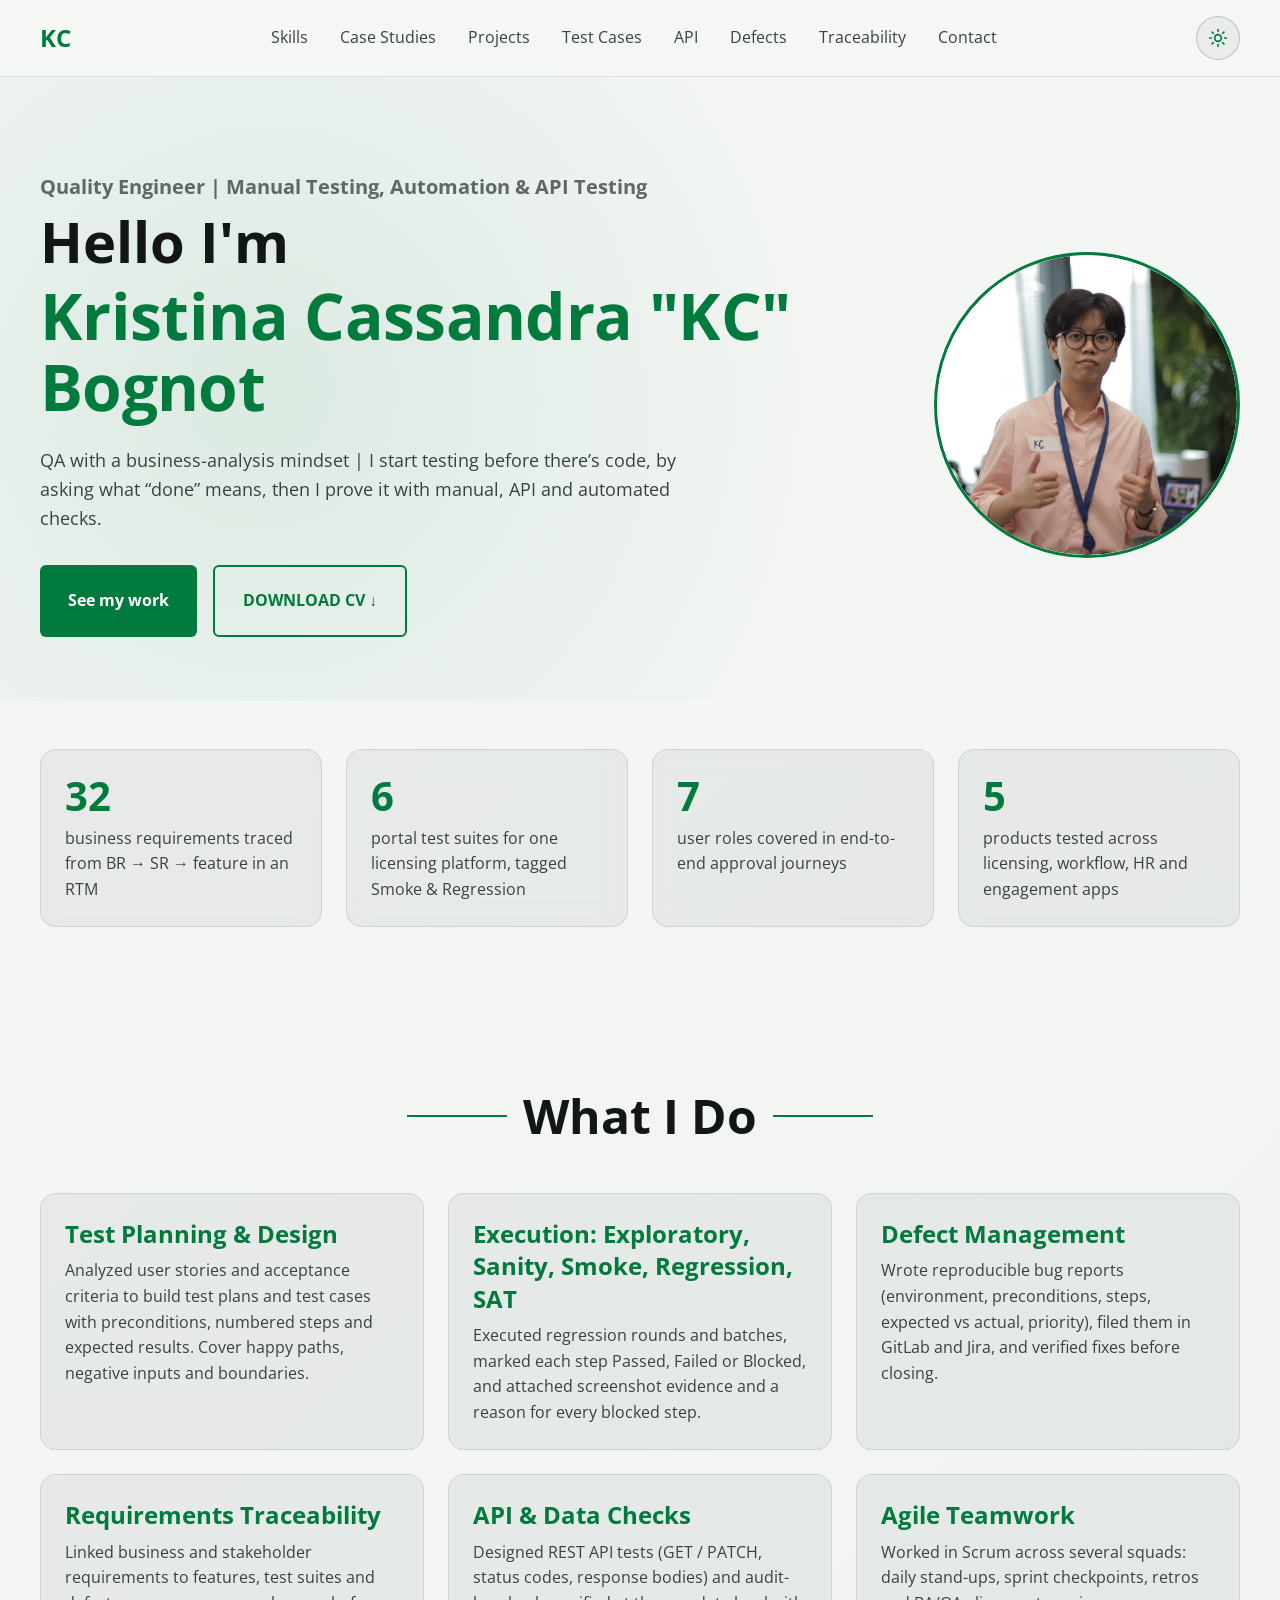
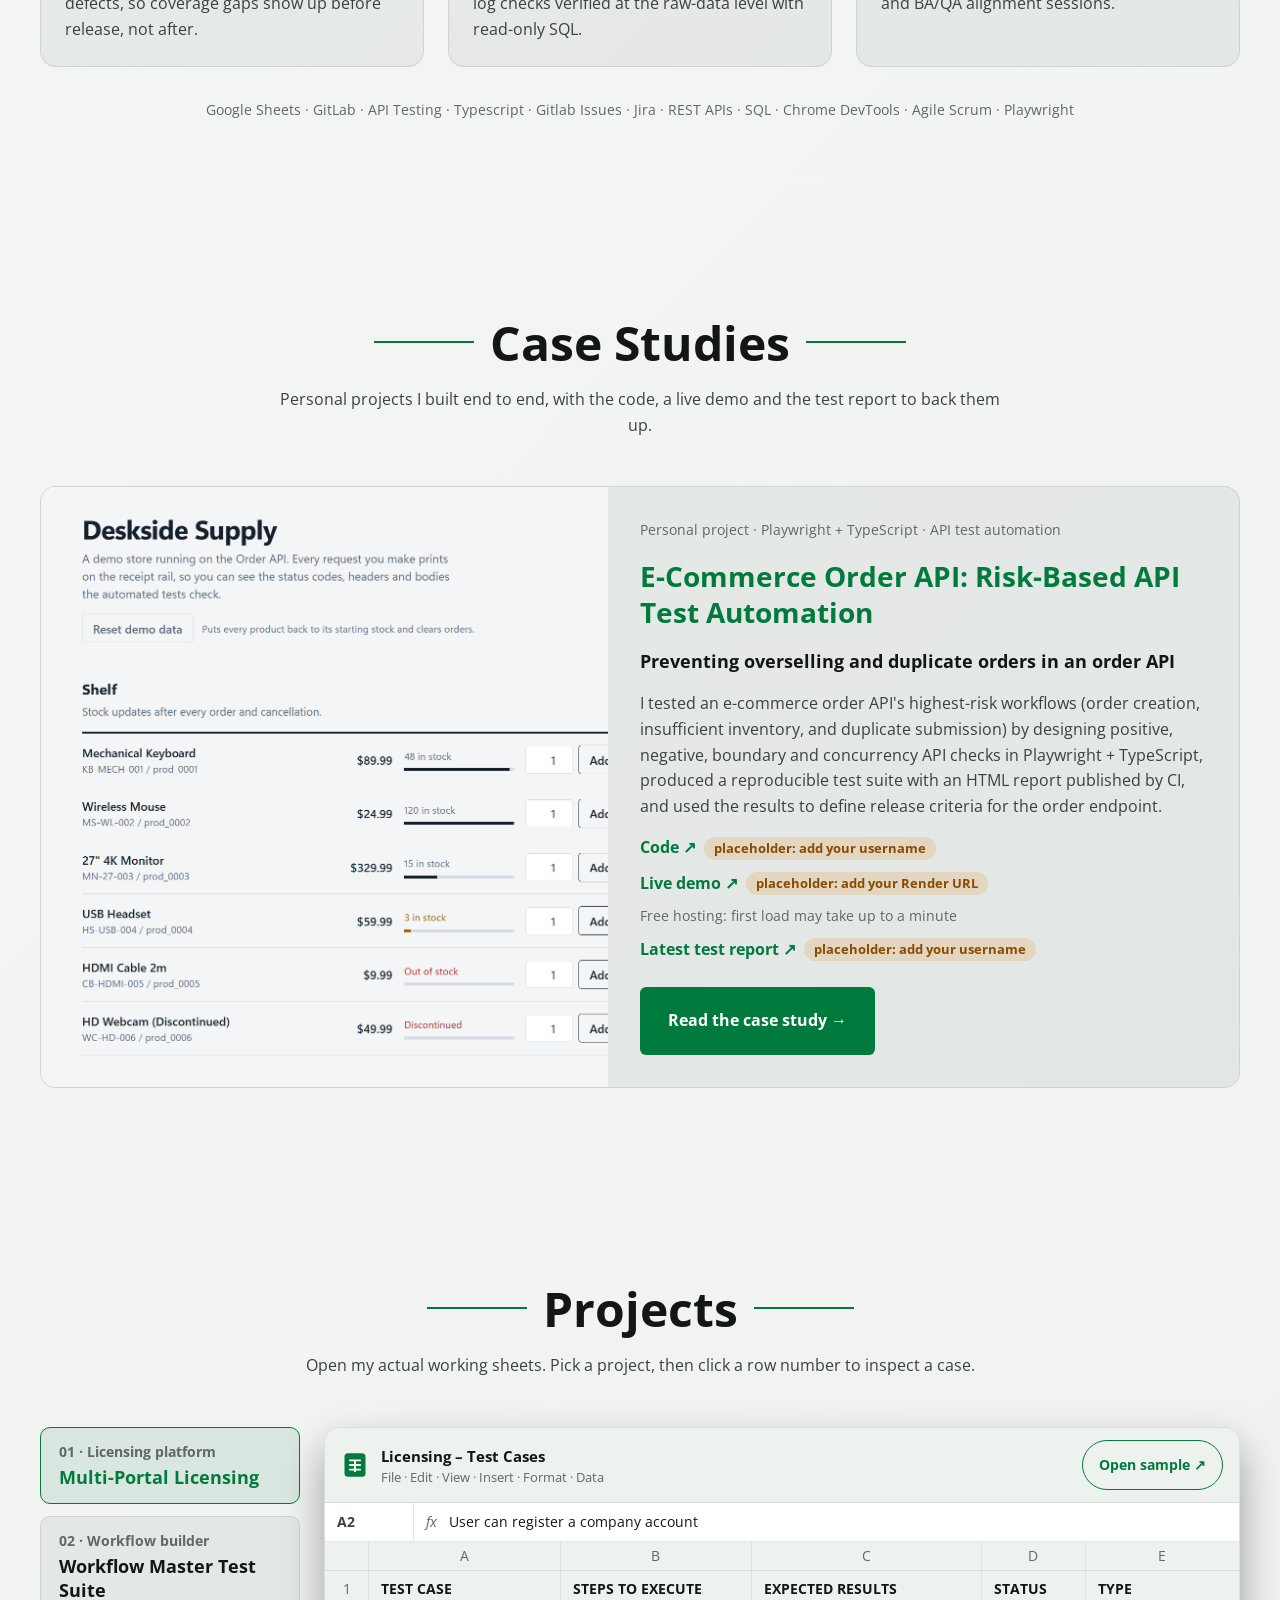
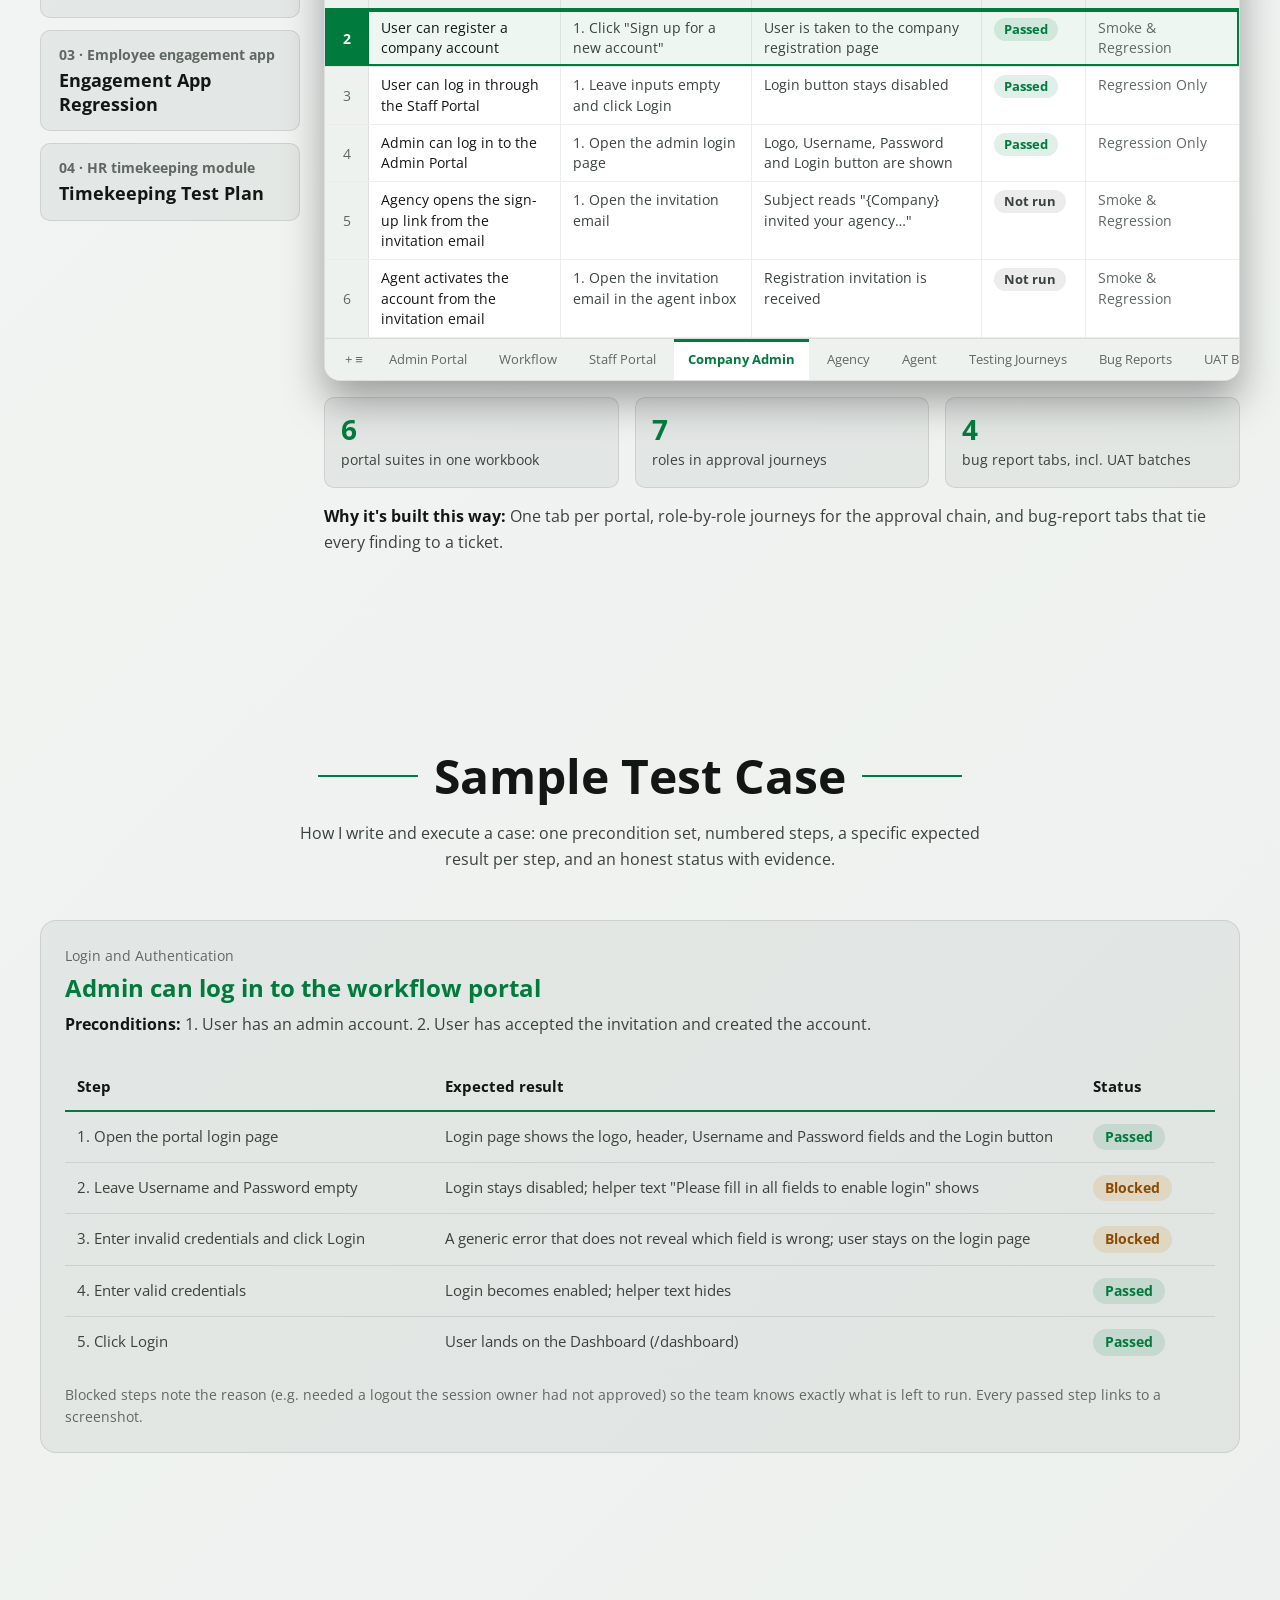
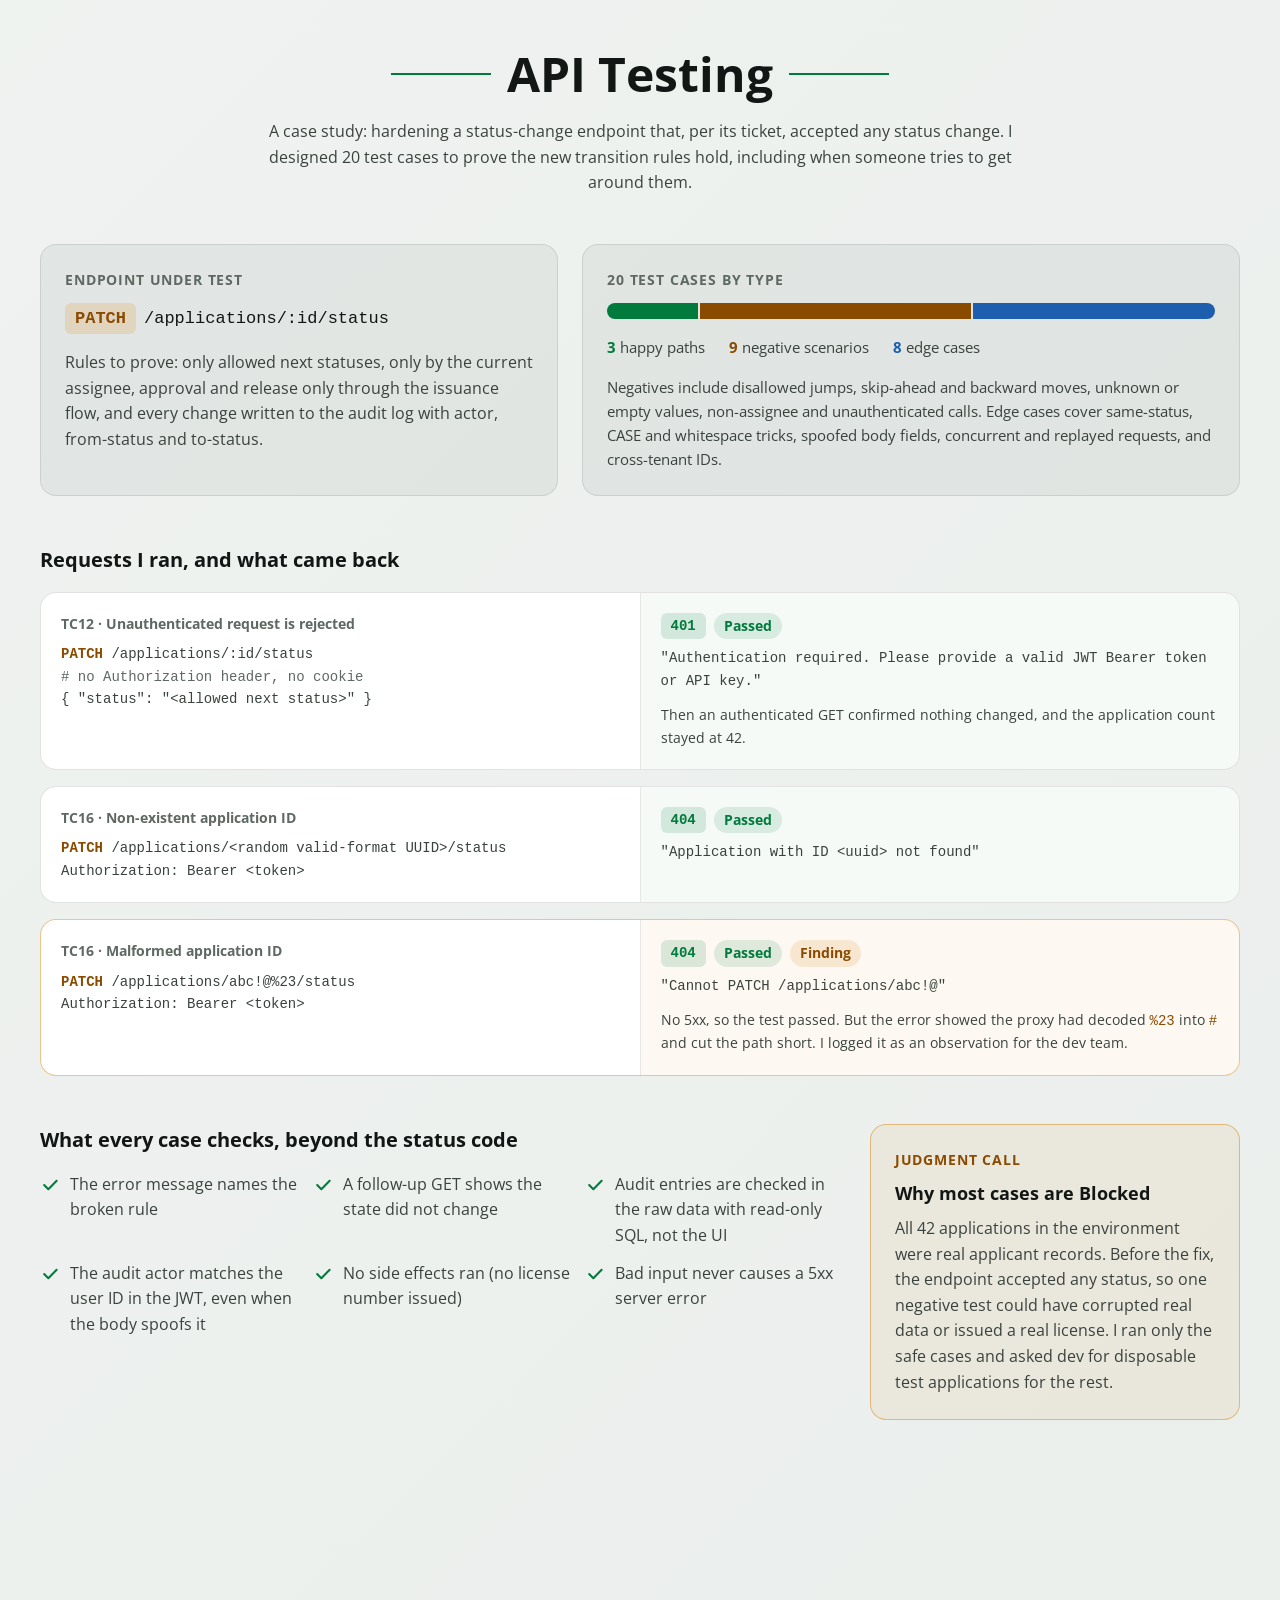
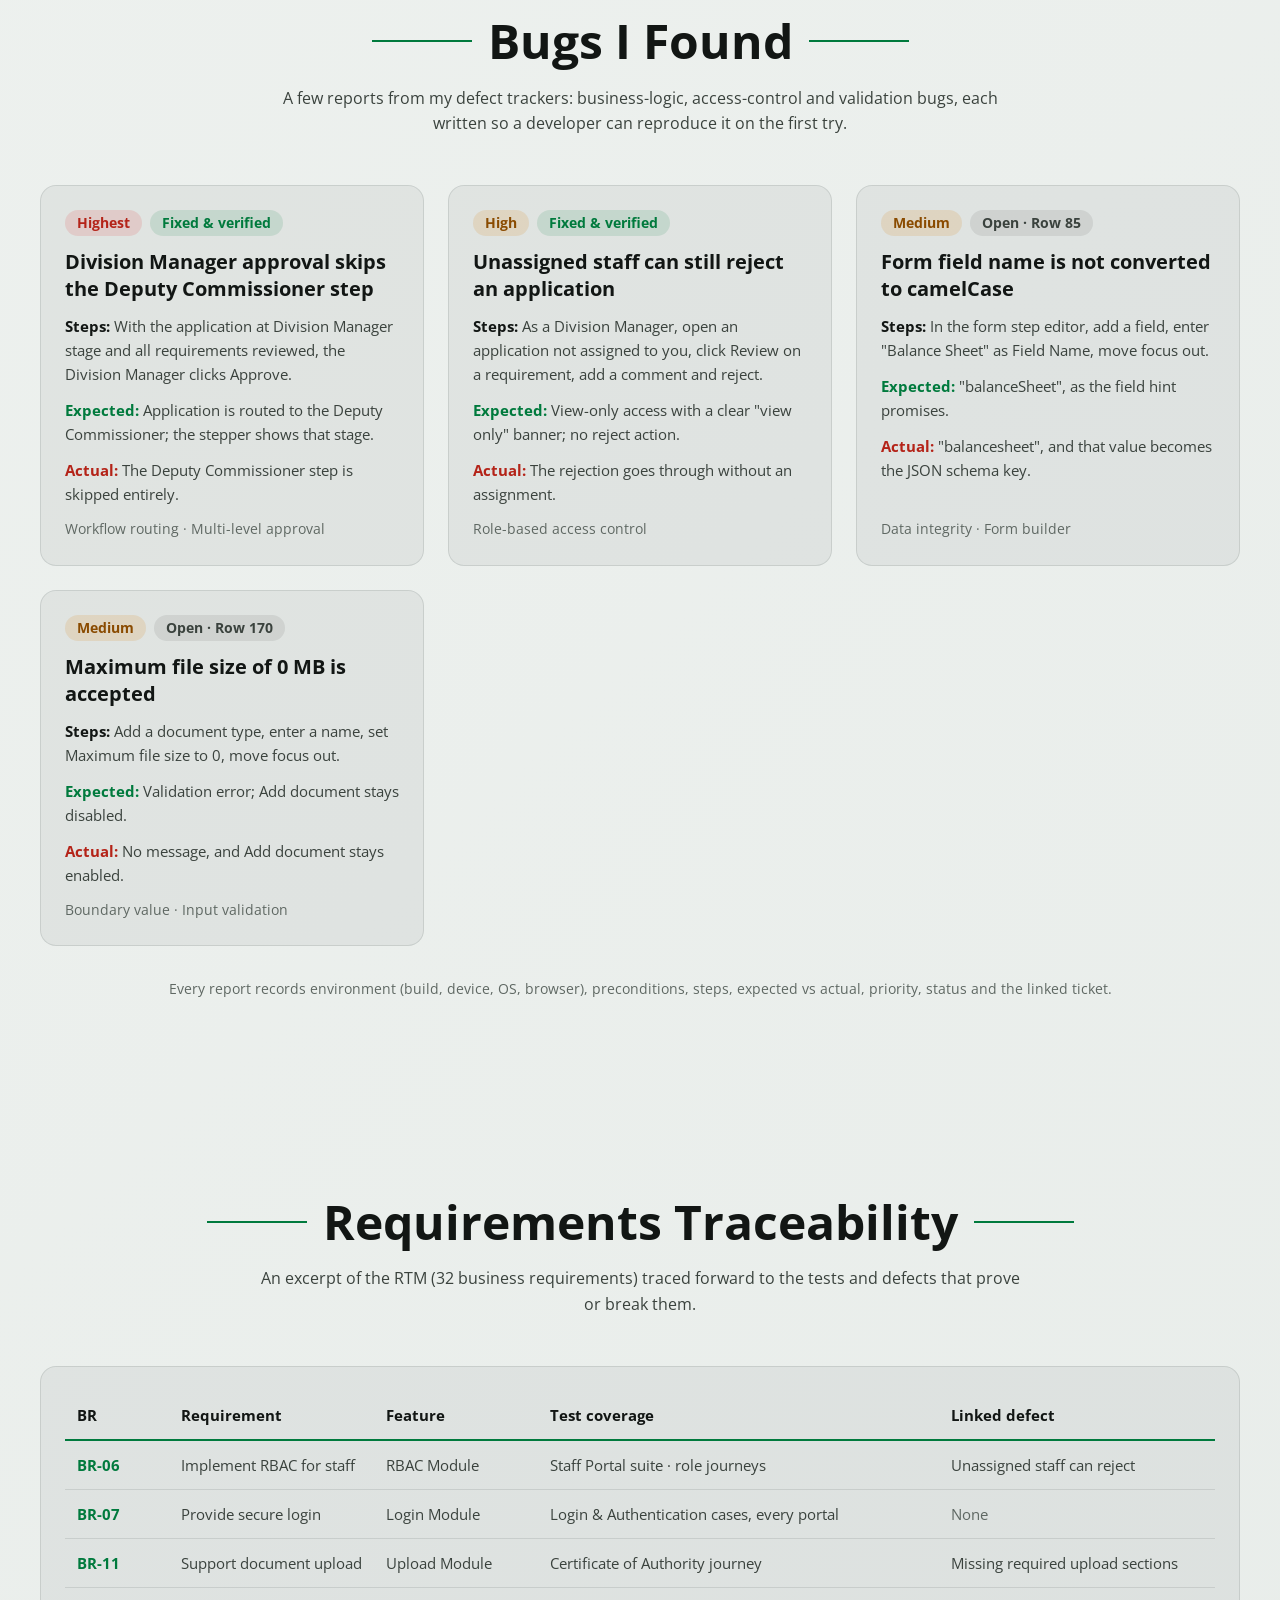
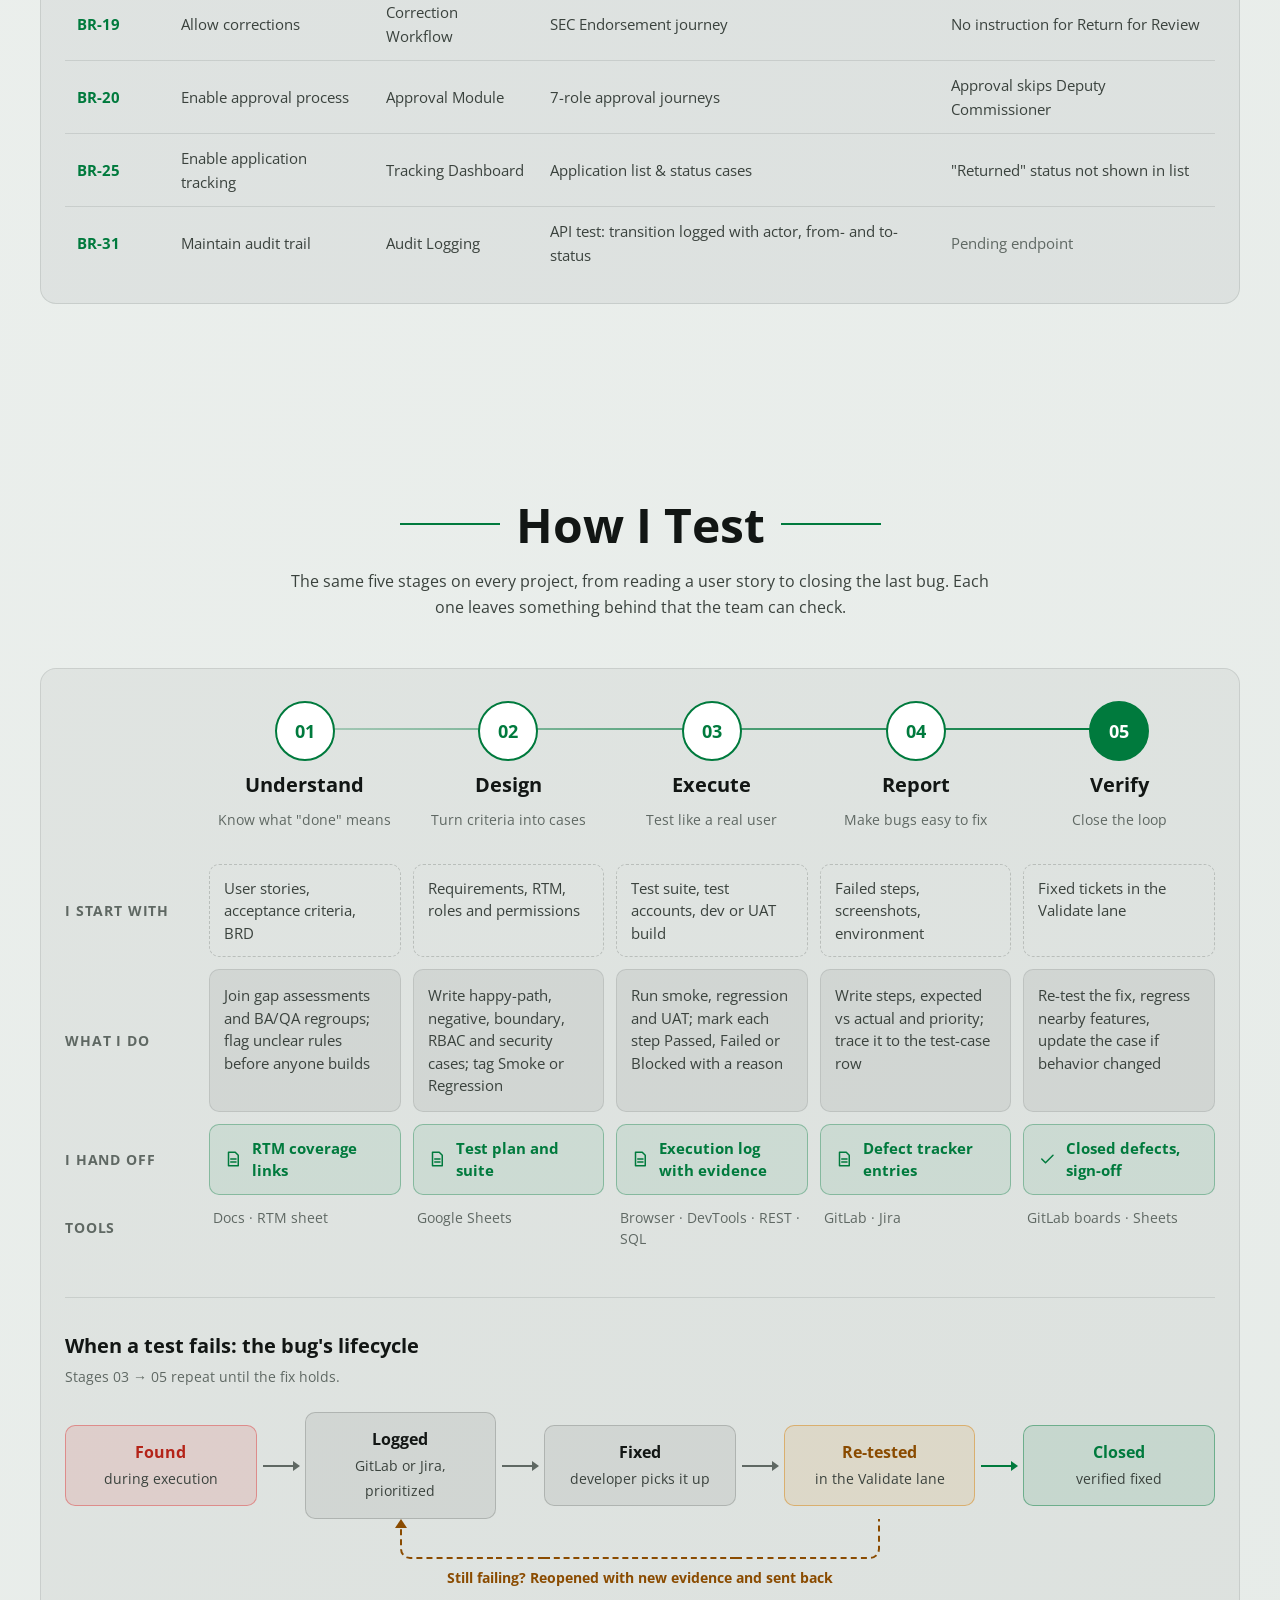
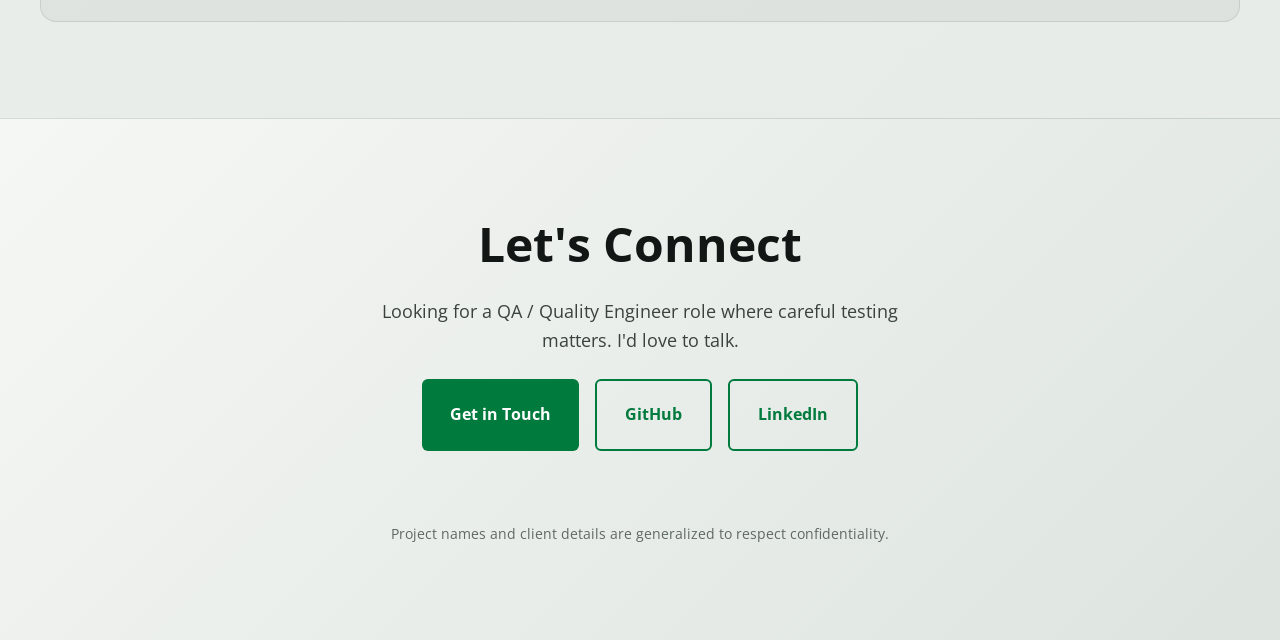
<file: index.html>
<!doctype html>
<html lang="en">

<head>
  <meta charset="utf-8">
  <meta name="viewport" content="width=device-width, initial-scale=1">
  <title>Kristina Bognot — QA Portfolio</title>
  <meta name="description"
    content="QA / Quality Engineer portfolio of Kristina Cassandra Bognot: test cases, defect reports and requirements traceability.">
  <link rel="preconnect" href="https://fonts.googleapis.com">
  <link href="https://fonts.googleapis.com/css2?family=Open+Sans:wght@400;700&amp;display=swap" rel="stylesheet">
  <style>
    a {
      color: var(--accent);
      text-decoration: none
    }

    a:hover {
      color: var(--accent-hover)
    }

    a:focus-visible,
    button:focus-visible {
      outline: 2px solid var(--accent);
      outline-offset: 3px
    }

    .kc-card {
      transition: transform 300ms ease, border-color 300ms ease, box-shadow 300ms ease
    }

    .kc-card:hover {
      transform: translateY(-10px);
      border-color: var(--accent) !important;
      box-shadow: 0 20px 40px rgba(var(--accent-rgb), 0.1)
    }

    .kc-btn {
      transition: transform 300ms ease, box-shadow 300ms ease, background 300ms ease
    }

    .kc-btn:hover {
      transform: translateY(-2px);
      box-shadow: 0 5px 15px rgba(var(--accent-rgb), 0.3)
    }

    @media (prefers-reduced-motion: reduce) {

      .kc-card,
      .kc-btn {
        transition: none
      }

      .kc-card:hover,
      .kc-btn:hover {
        transform: none
      }
    }

    @media (max-width:768px) {
      .kc-hero-photo{order:-1;flex-basis:100% !important}
      .kc-avatar{width:160px !important;height:160px !important}
      .kc-hero{gap:24px !important;padding-top:40px !important}
      .kc-navlinks {
        display: none !important
      }

      .kc-name {
        font-size: 48px !important
      }

      .kc-hello {
        font-size: 40px !important
      }

      .kc-h2 {
        font-size: 32px !important
      }

      .kc-hero {
        text-align: center
      }

      .kc-hero-ctas {
        justify-content: center
      }
    }

    @media (max-width:480px) {
      .kc-name {
        font-size: 40px !important
      }

      .kc-hello {
        font-size: 32px !important
      }
    }
  </style>
  <style>
    html {
      scroll-behavior: smooth
    }

    #top,
    section,
    footer {
      scroll-margin-top: 72px
    }
  </style>
  <script>try { var t = localStorage.getItem('kc-theme'); if (!t) t = 'light'; document.documentElement.setAttribute('data-theme', t) } catch (e) { }</script>
  <style>
    :root,
    [data-theme="dark"] {
      color-scheme: dark;
      --bg: #1a1a1a;
      --bg-end: #2d2d2d;
      --bg-deep: #0a0a0a;
      --nav-bg: rgba(26, 26, 26, 0.95);
      --panel: #1e1e1e;
      --panel-2: #262626;
      --tint: 255, 255, 255;
      --ink: #ffffff;
      --ink-body: #cccccc;
      --ink-muted: #9a9a9a;
      --accent: #00ff7f;
      --accent-hover: #00cc66;
      --accent-rgb: 0, 255, 127;
      --on-accent: #1a1a1a;
      --amber: #ffb347;
      --amber-rgb: 255, 179, 71;
      --red: #ff8a8a;
      --red-rgb: 255, 138, 138;
      --blue: #8cc2ff;
      --blue-rgb: 124, 183, 255
    }

    [data-theme="light"] {
      color-scheme: light;
      --bg: #f5f7f5;
      --bg-end: #e6ebe8;
      --bg-deep: #dde4e0;
      --nav-bg: rgba(245, 247, 245, 0.95);
      --panel: #ffffff;
      --panel-2: #eef2ef;
      --tint: 18, 22, 20;
      --ink: #121614;
      --ink-body: #3a423d;
      --ink-muted: #5f6863;
      --accent: #007a3d;
      --accent-hover: #006131;
      --accent-rgb: 0, 122, 61;
      --on-accent: #ffffff;
      --amber: #8a4b00;
      --amber-rgb: 214, 124, 0;
      --red: #b42318;
      --red-rgb: 220, 60, 60;
      --blue: #1d5fae;
      --blue-rgb: 40, 110, 200
    }

    html {
      background: var(--bg)
    }

    body {
      margin: 0;
      font-family: 'Open Sans', 'Segoe UI', Tahoma, Geneva, Verdana, sans-serif;
      color: var(--ink-body);
      background: linear-gradient(135deg, var(--bg) 0%, var(--bg-end) 100%);
      background-attachment: fixed;
      line-height: 1.6
    }

    .f-accent {
      fill: var(--accent)
    }

    .s-accent {
      stroke: var(--accent)
    }

    .f-onacc {
      fill: var(--on-accent)
    }

    .s-onacc {
      stroke: var(--on-accent)
    }

    .f-muted {
      fill: var(--ink-muted)
    }

    .s-muted {
      stroke: var(--ink-muted)
    }

    .f-amber {
      fill: var(--amber)
    }

    .s-amber {
      stroke: var(--amber)
    }

    .kc-theme-toggle {
      display: inline-flex;
      align-items: center;
      justify-content: center;
      width: 44px;
      height: 44px;
      border-radius: 999px;
      border: 1px solid rgba(var(--tint), 0.2);
      background: rgba(var(--tint), 0.05);
      color: var(--accent);
      cursor: pointer;
      transition: transform 300ms ease, border-color 300ms ease
    }

    .kc-theme-toggle:hover {
      border-color: var(--accent);
      transform: translateY(-2px)
    }

    .kc-theme-toggle .i-sun {
      display: none
    }

    [data-theme="light"] .kc-theme-toggle .i-sun {
      display: block
    }

    [data-theme="light"] .kc-theme-toggle .i-moon {
      display: none
    }

    @media (prefers-reduced-motion: reduce) {
      .kc-theme-toggle {
        transition: none
      }

      .kc-theme-toggle:hover {
        transform: none
      }
    }
  </style>
</head>

<body>
  <div
    style="font-family: 'Open Sans', 'Segoe UI', Tahoma, Geneva, Verdana, sans-serif; color: var(--ink-body); background: linear-gradient(135deg, var(--bg) 0%, var(--bg-end) 100%); min-height: 100vh; line-height: 1.6; font-size: 16px">

    <!-- NAV -->
    <nav
      style="position: sticky; top: 0; z-index: 1000; background: var(--nav-bg); backdrop-filter: blur(10px); border-bottom: 1px solid rgba(var(--tint),0.1)">
      <div
        style="max-width: 1200px; margin: 0 auto; padding: 16px 32px; display: flex; align-items: center; justify-content: space-between; gap: 24px">
        <a href="#top" style="font-size: 24px; font-weight: 700; line-height: 1; color: var(--accent)">KC</a>
        <div class="kc-navlinks" style="display: flex; gap: 32px; flex-wrap: wrap">
          <a href="#skills" style="color: var(--ink-body)">Skills</a>
          <a href="#case-studies" style="color: var(--ink-body)">Case Studies</a>
          <a href="#work" style="color: var(--ink-body)">Projects</a>
          <a href="#testcases" style="color: var(--ink-body)">Test Cases</a>
          <a href="#api" style="color: var(--ink-body)">API</a>
          <a href="#defects" style="color: var(--ink-body)">Defects</a>
          <a href="#rtm" style="color: var(--ink-body)">Traceability</a>
          <a href="#contact" style="color: var(--ink-body)">Contact</a>
        </div>
        <div style="display: flex; align-items: center; gap: 24px">
          <button type="button" class="kc-theme-toggle" id="kc-theme-btn" aria-label="Switch to light mode"><svg
              class="i-moon" width="20" height="20" viewBox="0 0 24 24" fill="none" stroke="currentColor"
              stroke-width="2" stroke-linecap="round" stroke-linejoin="round" aria-hidden="true">
              <path d="M21 12.8A9 9 0 1 1 11.2 3a7 7 0 0 0 9.8 9.8z"></path>
            </svg><svg class="i-sun" width="20" height="20" viewBox="0 0 24 24" fill="none" stroke="currentColor"
              stroke-width="2" stroke-linecap="round" stroke-linejoin="round" aria-hidden="true">
              <circle cx="12" cy="12" r="4"></circle>
              <path
                d="M12 2v2M12 20v2M4.9 4.9l1.4 1.4M17.7 17.7l1.4 1.4M2 12h2M20 12h2M4.9 19.1l1.4-1.4M17.7 6.3l1.4-1.4">
              </path>
            </svg></button>
        </div>
      </div>
    </nav>

    <!-- HERO -->
    <header id="top"
      style="background: radial-gradient(circle at 20% 50%, rgba(var(--accent-rgb),0.1), transparent 55%)">
      <div class="kc-hero"
        style="max-width: 1200px; margin: 0 auto; padding: 96px 32px 64px; display: flex; flex-wrap: wrap; align-items: center; gap: 64px">
        <div style="flex: 999 1 520px; min-width: 0">
          <p style="margin: 0 0 8px; font-size: 20px; font-weight: 700; line-height: 1.4; color: var(--ink-muted)">
            Quality Engineer | Manual Testing, Automation &amp; API Testing</p>
          <h1 style="margin: 0">
            <span class="kc-hello" style="display: block; font-size: 56px; line-height: 1.15; color: var(--ink)">Hello
              I'm</span>
            <span class="kc-name"
              style="display: block; margin-top: 8px; font-size: 64px; line-height: 1.1; letter-spacing: -0.01em; color: var(--accent)">Kristina
              Cassandra "KC" Bognot</span>
          </h1>
          <p style="margin: 24px 0 32px; font-size: 18px; color: var(--ink-body); max-width: 640px">
            QA with a business-analysis mindset | I start testing before there’s code, by asking what “done” means, then I prove it with manual, API and automated checks.</p>
          <div class="kc-hero-ctas" style="display: flex; flex-wrap: wrap; gap: 16px">
            <a class="kc-btn" href="#work"
              style="display: inline-flex; align-items: center; min-height: 44px; padding: 12px 28px; border-radius: 6px; background: var(--accent); color: var(--on-accent); font-weight: 700">See
              my work</a>
            <a class="kc-btn" href="BOGNOT_Kristina Cassandra_QA Engineer_CV.pdf" download="Kristina-Bognot-CV.pdf"
              style="display: inline-flex; align-items: center; min-height: 44px; padding: 12px 28px; border-radius: 6px; border: 2px solid var(--accent); color: var(--accent); font-weight: 700">DOWNLOAD
              CV ↓</a>
          </div>
        </div>
        <div class="kc-hero-photo" style="flex: 1 1 300px; display: flex; justify-content: center">
          <div class="kc-avatar"
            style="width: 300px; height: 300px; max-width: 100%; border-radius: 50%; border: 3px solid var(--accent); overflow: hidden; flex: none">
            <img src="kaysea.jpg" alt="Kristina Bognot"
              style="display: block; width: 100%; height: 100%; object-fit: cover; object-position: center 20%; border-radius: 50%">
          </div>
        </div>
      </div>
    </header>

    <!-- STATS -->
    <section aria-label="Highlights" style="max-width: 1200px; margin: 0 auto; padding: 48px 32px 64px">
      <div style="display: grid; grid-template-columns: repeat(auto-fit, minmax(220px, 1fr)); gap: 24px">
        <div
          style="background: rgba(var(--tint),0.05); border: 1px solid rgba(var(--tint),0.1); border-radius: 16px; padding: 24px; backdrop-filter: blur(10px)">
          <p style="margin: 0; font-size: 40px; font-weight: 700; line-height: 1.1; color: var(--accent)">32</p>
          <p style="margin: 8px 0 0; font-size: 16px; color: var(--ink-body)">business requirements traced from BR → SR
            → feature in an RTM</p>
        </div>
        <div
          style="background: rgba(var(--tint),0.05); border: 1px solid rgba(var(--tint),0.1); border-radius: 16px; padding: 24px; backdrop-filter: blur(10px)">
          <p style="margin: 0; font-size: 40px; font-weight: 700; line-height: 1.1; color: var(--accent)">6</p>
          <p style="margin: 8px 0 0; font-size: 16px; color: var(--ink-body)">portal test suites for one licensing
            platform, tagged Smoke &amp; Regression</p>
        </div>
        <div
          style="background: rgba(var(--tint),0.05); border: 1px solid rgba(var(--tint),0.1); border-radius: 16px; padding: 24px; backdrop-filter: blur(10px)">
          <p style="margin: 0; font-size: 40px; font-weight: 700; line-height: 1.1; color: var(--accent)">7</p>
          <p style="margin: 8px 0 0; font-size: 16px; color: var(--ink-body)">user roles covered in end-to-end approval
            journeys</p>
        </div>
        <div
          style="background: rgba(var(--tint),0.05); border: 1px solid rgba(var(--tint),0.1); border-radius: 16px; padding: 24px; backdrop-filter: blur(10px)">
          <p style="margin: 0; font-size: 40px; font-weight: 700; line-height: 1.1; color: var(--accent)">5</p>
          <p style="margin: 8px 0 0; font-size: 16px; color: var(--ink-body)">products tested across licensing,
            workflow, HR and engagement apps</p>
        </div>
      </div>
    </section>

    <!-- SKILLS -->
    <section id="skills" style="max-width: 1200px; margin: 0 auto; padding: 96px 32px">
      <div style="display: flex; align-items: center; justify-content: center; gap: 16px; margin-bottom: 48px">
        <span aria-hidden="true" style="width: 100px; height: 2px; background: var(--accent)"></span>
        <h2 class="kc-h2" style="margin: 0; font-size: 48px; line-height: 1.2; color: var(--ink); text-align: center">
          What I Do</h2>
        <span aria-hidden="true" style="width: 100px; height: 2px; background: var(--accent)"></span>
      </div>
      <div style="display: grid; grid-template-columns: repeat(auto-fit, minmax(300px, 1fr)); gap: 24px">
        <div
          style="background: rgba(var(--tint),0.05); border: 1px solid rgba(var(--tint),0.1); border-radius: 16px; padding: 24px">
          <h3 style="margin: 0 0 8px; font-size: 24px; line-height: 1.35; color: var(--accent)">Test Planning &amp;
            Design</h3>
          <p style="margin: 0">Analyzed user stories and acceptance criteria to build test plans and test cases with
            preconditions, numbered steps and expected results. Cover happy paths, negative inputs and boundaries.</p>
        </div>
        <div
          style="background: rgba(var(--tint),0.05); border: 1px solid rgba(var(--tint),0.1); border-radius: 16px; padding: 24px">
          <h3 style="margin: 0 0 8px; font-size: 24px; line-height: 1.35; color: var(--accent)">Execution: Exploratory,
            Sanity, Smoke,
            Regression, SAT</h3>
          <p style="margin: 0">Executed regression rounds and batches, marked each step Passed, Failed or Blocked,
            and attached screenshot evidence and a reason for every blocked step.</p>
        </div>
        <div
          style="background: rgba(var(--tint),0.05); border: 1px solid rgba(var(--tint),0.1); border-radius: 16px; padding: 24px">
          <h3 style="margin: 0 0 8px; font-size: 24px; line-height: 1.35; color: var(--accent)">Defect Management</h3>
          <p style="margin: 0">Wrote reproducible bug reports (environment, preconditions, steps, expected vs actual,
            priority), filed them in GitLab and Jira, and verified fixes before closing.</p>
        </div>
        <div
          style="background: rgba(var(--tint),0.05); border: 1px solid rgba(var(--tint),0.1); border-radius: 16px; padding: 24px">
          <h3 style="margin: 0 0 8px; font-size: 24px; line-height: 1.35; color: var(--accent)">Requirements
            Traceability</h3>
          <p style="margin: 0">Linked business and stakeholder requirements to features, test suites and defects, so
            coverage gaps show up before release, not after.</p>
        </div>
        <div
          style="background: rgba(var(--tint),0.05); border: 1px solid rgba(var(--tint),0.1); border-radius: 16px; padding: 24px">
          <h3 style="margin: 0 0 8px; font-size: 24px; line-height: 1.35; color: var(--accent)">API &amp; Data Checks
          </h3>
          <p style="margin: 0">Designed REST API tests (GET / PATCH, status codes, response bodies) and audit-log checks
            verified at the raw-data level with read-only SQL.</p>
        </div>
        <div
          style="background: rgba(var(--tint),0.05); border: 1px solid rgba(var(--tint),0.1); border-radius: 16px; padding: 24px">
          <h3 style="margin: 0 0 8px; font-size: 24px; line-height: 1.35; color: var(--accent)">Agile Teamwork</h3>
          <p style="margin: 0">Worked in Scrum across several squads: daily stand-ups, sprint checkpoints, retros and
            BA/QA alignment sessions.</p>
        </div>
      </div>
      <p style="margin: 32px 0 0; text-align: center; font-size: 14px; color: var(--ink-muted)">Google Sheets · GitLab ·
        API Testing · Typescript ·
        Gitlab Issues · Jira · REST APIs · SQL · Chrome DevTools · Agile Scrum · Playwright</p>
    </section>

    <!-- CASE STUDIES -->
    <section id="case-studies" style="max-width: 1200px; margin: 0 auto; padding: 96px 32px">
      <div style="display: flex; align-items: center; justify-content: center; gap: 16px; margin-bottom: 16px">
        <span aria-hidden="true" style="width: 100px; height: 2px; background: var(--accent)"></span>
        <h2 class="kc-h2" style="margin: 0; font-size: 48px; line-height: 1.2; color: var(--ink); text-align: center">
          Case Studies</h2>
        <span aria-hidden="true" style="width: 100px; height: 2px; background: var(--accent)"></span>
      </div>
      <p style="margin: 0 auto 48px; max-width: 720px; text-align: center">Personal projects I built end to end, with
        the code, a live demo and the test report to back them up.</p>

      <article class="kc-card"
        style="display: flex; flex-wrap: wrap; background: rgba(var(--tint),0.05); border: 1px solid rgba(var(--tint),0.1); border-radius: 16px; overflow: hidden">
        <div style="flex: 1 1 440px; min-width: 0; background: var(--panel)">
          <img src="Deskside Supply_E-Commerce Order API.png"
            alt="Deskside Supply demo store showing products with stock levels, a checkout, and a receipt rail of API requests with status codes 201, 409 and 422."
            style="display: block; width: 100%; height: 100%; min-height: 300px; object-fit: cover; object-position: top left">
        </div>
        <div style="flex: 1 1 440px; min-width: 0; padding: 32px; display: flex; flex-direction: column; gap: 16px">
          <p style="margin: 0; font-size: 14px; color: var(--ink-muted)">Personal project · Playwright + TypeScript ·
            API test automation</p>
          <h3 style="margin: 0; font-size: 28px; line-height: 1.3; color: var(--accent)">E-Commerce Order API:
            Risk-Based API Test Automation</h3>
          <p style="margin: 0; font-size: 18px; font-weight: 700; color: var(--ink)">Preventing overselling and
            duplicate orders in an order API</p>
          <p style="margin: 0">I tested an e-commerce order API's highest-risk workflows (order creation, insufficient
            inventory, and duplicate submission) by designing positive, negative, boundary and concurrency API checks in
            Playwright + TypeScript, produced a reproducible test suite with an HTML report published by CI, and used
            the results to define release criteria for the order endpoint.</p>
          <ul style="margin: 0; padding: 0; list-style: none; display: flex; flex-direction: column; gap: 10px">
            <li style="display: flex; flex-wrap: wrap; align-items: center; gap: 8px"><a
                href="https://github.com/&lt;your-username&gt;/ecommerce-order-api-automation"
                style="font-weight: 700">Code ↗</a><span
                style="padding: 1px 10px; border-radius: 999px; background: rgba(var(--amber-rgb),0.16); color: var(--amber); font-size: 13px; font-weight: 700">placeholder:
                add your username</span></li>
            <li style="display: flex; flex-wrap: wrap; align-items: center; gap: 8px"><a href="&lt;your-render-url&gt;"
                style="font-weight: 700">Live demo ↗</a><span
                style="padding: 1px 10px; border-radius: 999px; background: rgba(var(--amber-rgb),0.16); color: var(--amber); font-size: 13px; font-weight: 700">placeholder:
                add your Render URL</span><span style="flex-basis: 100%; font-size: 14px; color: var(--ink-muted)">Free
                hosting: first load may take up to a minute</span></li>
            <li style="display: flex; flex-wrap: wrap; align-items: center; gap: 8px"><a
                href="https://&lt;your-username&gt;.github.io/ecommerce-order-api-automation/"
                style="font-weight: 700">Latest test report ↗</a><span
                style="padding: 1px 10px; border-radius: 999px; background: rgba(var(--amber-rgb),0.16); color: var(--amber); font-size: 13px; font-weight: 700">placeholder:
                add your username</span></li>
          </ul>
          <a class="kc-btn" href="ecommerce-order-api.html"
            style="align-self: flex-start; margin-top: 8px; display: inline-flex; align-items: center; min-height: 44px; padding: 12px 28px; border-radius: 6px; background: var(--accent); color: var(--on-accent); font-weight: 700">Read
            the case study →</a>
        </div>
      </article>
    </section>

    <!-- PROJECTS -->
    <section id="work" style="max-width: 1200px; margin: 0 auto; padding: 96px 32px">
      <div style="display: flex; align-items: center; justify-content: center; gap: 16px; margin-bottom: 16px">
        <span aria-hidden="true" style="width: 100px; height: 2px; background: var(--accent)"></span>
        <h2 class="kc-h2" style="margin: 0; font-size: 48px; line-height: 1.2; color: var(--ink); text-align: center">
          Projects</h2>
        <span aria-hidden="true" style="width: 100px; height: 2px; background: var(--accent)"></span>
      </div>
      <p style="margin: 0 auto 48px; max-width: 720px; text-align: center">Open my actual working sheets. Pick a
        project, then click a row number to inspect a case.</p>

      <div style="display: flex; flex-wrap: wrap; gap: 24px; align-items: flex-start">

        <!-- project picker -->
        <div role="group" aria-label="Choose a project"
          style="flex: 1 1 260px; max-width: 100%; display: flex; flex-direction: column; gap: 12px">
          <div id="kc-picker" style="display: contents"></div>
        </div>

        <!-- sheet window -->
        <div style="flex: 999 1 640px; min-width: 0; display: flex; flex-direction: column; gap: 16px">
          <div
            style="border: 1px solid rgba(var(--tint),0.14); border-radius: 16px; overflow: hidden; background: var(--panel); box-shadow: 0 20px 40px rgba(0,0,0,0.35)">

            <!-- title bar -->
            <div
              style="display: flex; align-items: center; gap: 12px; padding: 12px 16px; background: var(--panel-2); border-bottom: 1px solid rgba(var(--tint),0.1)">
              <svg width="28" height="28" viewBox="0 0 24 24" aria-hidden="true" style="flex: none">
                <rect x="3" y="2" width="18" height="20" rx="3" class="f-accent"></rect>
                <path d="M7 8h10M7 12h10M7 16h10M12 8v10" stroke-width="1.6" fill="none" class="s-onacc"></path>
              </svg>
              <div style="min-width: 0">
                <p
                  style="margin: 0; font-size: 15px; font-weight: 700; color: var(--ink); white-space: nowrap; overflow: hidden; text-overflow: ellipsis">
                  <span id="kc-file"></span>
                </p>
                <p style="margin: 0; font-size: 13px; line-height: 1.4; color: var(--ink-muted)">File · Edit · View ·
                  Insert · Format · Data</p>
              </div>
              <a href="[LINK TO SANITIZED SHEET]"
                style="margin-left: auto; flex: none; display: inline-flex; align-items: center; min-height: 36px; padding: 6px 16px; border-radius: 999px; border: 1px solid var(--accent); color: var(--accent); font-size: 14px; font-weight: 700">Open
                sample ↗</a>
            </div>

            <!-- formula bar -->
            <div
              style="display: flex; align-items: center; border-bottom: 1px solid rgba(var(--tint),0.1); font-size: 14px">
              <span
                style="flex: none; width: 64px; padding: 8px 12px; border-right: 1px solid rgba(var(--tint),0.1); color: var(--ink-body); font-weight: 700"><span
                  id="kc-cell"></span></span>
              <span style="flex: none; padding: 8px 12px; color: var(--ink-muted); font-style: italic">fx</span>
              <span
                style="flex: 1; min-width: 0; padding: 8px 12px 8px 0; color: var(--ink); white-space: nowrap; overflow: hidden; text-overflow: ellipsis"><span
                  id="kc-formula"></span></span>
            </div>

            <!-- grid -->
            <div style="overflow-x: auto">
              <div style="min-width: 900px; font-size: 14px; line-height: 1.45">
                <div
                  style="display: grid; grid-template-columns: 44px 1.25fr 1.25fr 1.5fr 104px 1fr; background: var(--panel-2); color: var(--ink-muted); text-align: center; border-bottom: 1px solid rgba(var(--tint),0.1)">
                  <span style="padding: 4px; border-right: 1px solid rgba(var(--tint),0.08)"></span>
                  <span style="padding: 4px; border-right: 1px solid rgba(var(--tint),0.08)">A</span>
                  <span style="padding: 4px; border-right: 1px solid rgba(var(--tint),0.08)">B</span>
                  <span style="padding: 4px; border-right: 1px solid rgba(var(--tint),0.08)">C</span>
                  <span style="padding: 4px; border-right: 1px solid rgba(var(--tint),0.08)">D</span>
                  <span style="padding: 4px">E</span>
                </div>
                <div
                  style="display: grid; grid-template-columns: 44px 1.25fr 1.25fr 1.5fr 104px 1fr; background: var(--panel-2); color: var(--ink); font-weight: 700; border-bottom: 2px solid var(--accent)">
                  <span
                    style="padding: 8px 4px; text-align: center; color: var(--ink-muted); font-weight: 400; border-right: 1px solid rgba(var(--tint),0.08)">1</span>
                  <span style="padding: 8px 12px; border-right: 1px solid rgba(var(--tint),0.08)">TEST CASE</span>
                  <span style="padding: 8px 12px; border-right: 1px solid rgba(var(--tint),0.08)">STEPS TO
                    EXECUTE</span>
                  <span style="padding: 8px 12px; border-right: 1px solid rgba(var(--tint),0.08)">EXPECTED
                    RESULTS</span>
                  <span style="padding: 8px 12px; border-right: 1px solid rgba(var(--tint),0.08)">STATUS</span>
                  <span style="padding: 8px 12px"><span id="kc-colE"></span></span>
                </div>
                <div id="kc-rows"></div>
              </div>
            </div>

            <!-- sheet tabs -->
            <div
              style="display: flex; gap: 4px; padding: 0 12px; background: var(--panel-2); border-top: 1px solid rgba(var(--tint),0.1); overflow-x: auto; font-size: 13px">
              <span aria-hidden="true" style="flex: none; padding: 10px 8px; color: var(--ink-muted)">+ ≡</span>
              <span id="kc-tabs" style="display: contents"></span>
            </div>
          </div>

          <!-- what this sheet shows -->
          <div style="display: flex; flex-wrap: wrap; gap: 16px; align-items: stretch">
            <div id="kc-facts" style="display: contents"></div>
          </div>
          <p style="margin: 0; font-size: 16px; color: var(--ink-body)"><strong style="color: var(--ink)">Why it's built
              this way: </strong><span id="kc-note"></span></p>
        </div>
      </div>
    </section>

    <!-- SAMPLE TEST CASE -->
    <section id="testcases" style="max-width: 1200px; margin: 0 auto; padding: 96px 32px">
      <div style="display: flex; align-items: center; justify-content: center; gap: 16px; margin-bottom: 16px">
        <span aria-hidden="true" style="width: 100px; height: 2px; background: var(--accent)"></span>
        <h2 class="kc-h2" style="margin: 0; font-size: 48px; line-height: 1.2; color: var(--ink); text-align: center">
          Sample Test Case</h2>
        <span aria-hidden="true" style="width: 100px; height: 2px; background: var(--accent)"></span>
      </div>
      <p style="margin: 0 auto 48px; max-width: 720px; text-align: center">How I write and execute a case: one
        precondition set, numbered steps, a specific expected result per step, and an honest status with evidence.</p>
      <div
        style="background: rgba(var(--tint),0.05); border: 1px solid rgba(var(--tint),0.1); border-radius: 16px; padding: 24px">
        <p style="margin: 0; font-size: 14px; color: var(--ink-muted)">Login and Authentication</p>
        <h3 style="margin: 4px 0 8px; font-size: 24px; line-height: 1.35; color: var(--accent)">Admin can log in to the
          workflow portal</h3>
        <p style="margin: 0 0 24px"><strong style="color: var(--ink)">Preconditions:</strong> 1. User has an admin
          account.
          2. User has accepted the invitation and created the account.</p>
        <div style="overflow-x: auto">
          <table style="width: 100%; min-width: 760px; border-collapse: collapse; font-size: 15px">
            <thead>
              <tr style="text-align: left; color: var(--ink)">
                <th style="padding: 12px; border-bottom: 2px solid var(--accent); width: 32%">Step</th>
                <th style="padding: 12px; border-bottom: 2px solid var(--accent)">Expected result</th>
                <th style="padding: 12px; border-bottom: 2px solid var(--accent); width: 110px">Status</th>
              </tr>
            </thead>
            <tbody>
              <tr>
                <td style="padding: 12px; border-bottom: 1px solid rgba(var(--tint),0.1); vertical-align: top">1. Open
                  the portal login page</td>
                <td style="padding: 12px; border-bottom: 1px solid rgba(var(--tint),0.1); vertical-align: top">Login
                  page shows the logo, header, Username and Password fields and the Login button</td>
                <td style="padding: 12px; border-bottom: 1px solid rgba(var(--tint),0.1); vertical-align: top"><span
                    style="display: inline-block; padding: 2px 12px; border-radius: 999px; background: rgba(var(--accent-rgb),0.12); color: var(--accent); font-size: 14px; font-weight: 700">Passed</span>
                </td>
              </tr>
              <tr>
                <td style="padding: 12px; border-bottom: 1px solid rgba(var(--tint),0.1); vertical-align: top">2. Leave
                  Username and Password empty</td>
                <td style="padding: 12px; border-bottom: 1px solid rgba(var(--tint),0.1); vertical-align: top">Login
                  stays disabled; helper text "Please fill in all fields to enable login" shows</td>
                <td style="padding: 12px; border-bottom: 1px solid rgba(var(--tint),0.1); vertical-align: top"><span
                    style="display: inline-block; padding: 2px 12px; border-radius: 999px; background: rgba(var(--amber-rgb),0.14); color: var(--amber); font-size: 14px; font-weight: 700">Blocked</span>
                </td>
              </tr>
              <tr>
                <td style="padding: 12px; border-bottom: 1px solid rgba(var(--tint),0.1); vertical-align: top">3. Enter
                  invalid credentials and click Login</td>
                <td style="padding: 12px; border-bottom: 1px solid rgba(var(--tint),0.1); vertical-align: top">A generic
                  error that does not reveal which field is wrong; user stays on the login page</td>
                <td style="padding: 12px; border-bottom: 1px solid rgba(var(--tint),0.1); vertical-align: top"><span
                    style="display: inline-block; padding: 2px 12px; border-radius: 999px; background: rgba(var(--amber-rgb),0.14); color: var(--amber); font-size: 14px; font-weight: 700">Blocked</span>
                </td>
              </tr>
              <tr>
                <td style="padding: 12px; border-bottom: 1px solid rgba(var(--tint),0.1); vertical-align: top">4. Enter
                  valid credentials</td>
                <td style="padding: 12px; border-bottom: 1px solid rgba(var(--tint),0.1); vertical-align: top">Login
                  becomes enabled; helper text hides</td>
                <td style="padding: 12px; border-bottom: 1px solid rgba(var(--tint),0.1); vertical-align: top"><span
                    style="display: inline-block; padding: 2px 12px; border-radius: 999px; background: rgba(var(--accent-rgb),0.12); color: var(--accent); font-size: 14px; font-weight: 700">Passed</span>
                </td>
              </tr>
              <tr>
                <td style="padding: 12px; vertical-align: top">5. Click Login</td>
                <td style="padding: 12px; vertical-align: top">User lands on the Dashboard (/dashboard)</td>
                <td style="padding: 12px; vertical-align: top"><span
                    style="display: inline-block; padding: 2px 12px; border-radius: 999px; background: rgba(var(--accent-rgb),0.12); color: var(--accent); font-size: 14px; font-weight: 700">Passed</span>
                </td>
              </tr>
            </tbody>
          </table>
        </div>
        <p style="margin: 16px 0 0; font-size: 14px; color: var(--ink-muted)">Blocked steps note the reason (e.g. needed
          a logout the session owner had not approved) so the team knows exactly what is left to run. Every passed step
          links to a screenshot.</p>
      </div>
    </section>

    <!-- API TESTING -->
    <section id="api" style="max-width: 1200px; margin: 0 auto; padding: 96px 32px">
      <div style="display: flex; align-items: center; justify-content: center; gap: 16px; margin-bottom: 16px">
        <span aria-hidden="true" style="width: 100px; height: 2px; background: var(--accent)"></span>
        <h2 class="kc-h2" style="margin: 0; font-size: 48px; line-height: 1.2; color: var(--ink); text-align: center">
          API Testing</h2>
        <span aria-hidden="true" style="width: 100px; height: 2px; background: var(--accent)"></span>
      </div>
      <p style="margin: 0 auto 48px; max-width: 760px; text-align: center">A case study: hardening a status-change
        endpoint that, per its ticket, accepted any status change. I designed 20 test cases to prove the new transition
        rules hold, including when someone tries to get around them.</p>

      <!-- endpoint + coverage -->
      <div style="display: flex; flex-wrap: wrap; gap: 24px; margin-bottom: 24px">
        <div
          style="flex: 1 1 340px; background: rgba(var(--tint),0.05); border: 1px solid rgba(var(--tint),0.1); border-radius: 16px; padding: 24px">
          <p
            style="margin: 0 0 12px; font-size: 14px; font-weight: 700; color: var(--ink-muted); letter-spacing: 0.06em">
            ENDPOINT UNDER TEST</p>
          <p
            style="margin: 0; font-family: ui-monospace, SFMono-Regular, Menlo, Consolas, monospace; font-size: 17px; color: var(--ink)">
            <span
              style="display: inline-block; padding: 2px 10px; margin-right: 8px; border-radius: 6px; background: rgba(var(--amber-rgb),0.16); color: var(--amber); font-weight: 700">PATCH</span>/applications/:id/status
          </p>
          <p style="margin: 16px 0 0">Rules to prove: only allowed next statuses, only by the current assignee, approval
            and release only through the issuance flow, and every change written to the audit log with actor,
            from-status and to-status.</p>
        </div>
        <div
          style="flex: 1 1 480px; background: rgba(var(--tint),0.05); border: 1px solid rgba(var(--tint),0.1); border-radius: 16px; padding: 24px">
          <p
            style="margin: 0 0 12px; font-size: 14px; font-weight: 700; color: var(--ink-muted); letter-spacing: 0.06em">
            20 TEST CASES BY TYPE</p>
          <div role="img" aria-label="3 happy path, 9 negative, 8 edge case"
            style="display: flex; height: 16px; border-radius: 999px; overflow: hidden; gap: 2px">
            <span style="flex: 3; background: var(--accent)"></span>
            <span style="flex: 9; background: var(--amber)"></span>
            <span style="flex: 8; background: var(--blue)"></span>
          </div>
          <div style="display: flex; flex-wrap: wrap; gap: 8px 24px; margin-top: 16px; font-size: 15px">
            <span><b style="color: var(--accent)">3</b> happy paths</span>
            <span><b style="color: var(--amber)">9</b> negative scenarios</span>
            <span><b style="color: var(--blue)">8</b> edge cases</span>
          </div>
          <p style="margin: 16px 0 0; font-size: 15px">Negatives include disallowed jumps, skip-ahead and backward
            moves, unknown or empty values, non-assignee and unauthenticated calls. Edge cases cover same-status, CASE
            and whitespace tricks, spoofed body fields, concurrent and replayed requests, and cross-tenant IDs.</p>
        </div>
      </div>

      <!-- executed requests -->
      <p style="margin: 48px 0 16px; font-size: 20px; font-weight: 700; color: var(--ink)">Requests I ran, and what came
        back</p>
      <div style="display: flex; flex-direction: column; gap: 16px; font-size: 14px">

        <div
          style="display: flex; flex-wrap: wrap; border: 1px solid rgba(var(--tint),0.12); border-radius: 16px; overflow: hidden; background: var(--panel)">
          <div style="flex: 1 1 420px; min-width: 0; padding: 20px; border-right: 1px solid rgba(var(--tint),0.1)">
            <p style="margin: 0 0 8px; color: var(--ink-muted); font-weight: 700">TC12 · Unauthenticated request is
              rejected</p>
            <pre
              style="margin: 0; white-space: pre-wrap; word-break: break-word; font-family: ui-monospace, SFMono-Regular, Menlo, Consolas, monospace; font-size: 14px; line-height: 1.6; color: var(--ink-body)"><span style="color: var(--amber); font-weight: 700">PATCH</span> /applications/:id/status
<span style="color: var(--ink-muted)"># no Authorization header, no cookie</span>
{ "status": "&lt;allowed next status&gt;" }</pre>
          </div>
          <div style="flex: 1 1 420px; min-width: 0; padding: 20px; background: rgba(var(--accent-rgb),0.04)">
            <p style="margin: 0 0 8px; display: flex; flex-wrap: wrap; gap: 8px; align-items: center"><span
                style="padding: 2px 10px; border-radius: 6px; background: rgba(var(--accent-rgb),0.14); color: var(--accent); font-weight: 700; font-family: ui-monospace, Menlo, Consolas, monospace">401</span><span
                style="padding: 2px 10px; border-radius: 999px; background: rgba(var(--accent-rgb),0.12); color: var(--accent); font-weight: 700">Passed</span>
            </p>
            <pre
              style="margin: 0; white-space: pre-wrap; word-break: break-word; font-family: ui-monospace, SFMono-Regular, Menlo, Consolas, monospace; font-size: 14px; line-height: 1.6; color: var(--ink-body)">"Authentication required. Please provide a valid JWT Bearer token or API key."</pre>
            <p style="margin: 12px 0 0; color: var(--ink-body)">Then an authenticated GET confirmed nothing changed, and
              the application count stayed at 42.</p>
          </div>
        </div>

        <div
          style="display: flex; flex-wrap: wrap; border: 1px solid rgba(var(--tint),0.12); border-radius: 16px; overflow: hidden; background: var(--panel)">
          <div style="flex: 1 1 420px; min-width: 0; padding: 20px; border-right: 1px solid rgba(var(--tint),0.1)">
            <p style="margin: 0 0 8px; color: var(--ink-muted); font-weight: 700">TC16 · Non-existent application ID</p>
            <pre
              style="margin: 0; white-space: pre-wrap; word-break: break-word; font-family: ui-monospace, SFMono-Regular, Menlo, Consolas, monospace; font-size: 14px; line-height: 1.6; color: var(--ink-body)"><span style="color: var(--amber); font-weight: 700">PATCH</span> /applications/&lt;random valid-format UUID&gt;/status
Authorization: Bearer &lt;token&gt;</pre>
          </div>
          <div style="flex: 1 1 420px; min-width: 0; padding: 20px; background: rgba(var(--accent-rgb),0.04)">
            <p style="margin: 0 0 8px; display: flex; flex-wrap: wrap; gap: 8px; align-items: center"><span
                style="padding: 2px 10px; border-radius: 6px; background: rgba(var(--accent-rgb),0.14); color: var(--accent); font-weight: 700; font-family: ui-monospace, Menlo, Consolas, monospace">404</span><span
                style="padding: 2px 10px; border-radius: 999px; background: rgba(var(--accent-rgb),0.12); color: var(--accent); font-weight: 700">Passed</span>
            </p>
            <pre
              style="margin: 0; white-space: pre-wrap; word-break: break-word; font-family: ui-monospace, SFMono-Regular, Menlo, Consolas, monospace; font-size: 14px; line-height: 1.6; color: var(--ink-body)">"Application with ID &lt;uuid&gt; not found"</pre>
          </div>
        </div>

        <div
          style="display: flex; flex-wrap: wrap; border: 1px solid rgba(var(--amber-rgb),0.45); border-radius: 16px; overflow: hidden; background: var(--panel)">
          <div style="flex: 1 1 420px; min-width: 0; padding: 20px; border-right: 1px solid rgba(var(--tint),0.1)">
            <p style="margin: 0 0 8px; color: var(--ink-muted); font-weight: 700">TC16 · Malformed application ID</p>
            <pre
              style="margin: 0; white-space: pre-wrap; word-break: break-word; font-family: ui-monospace, SFMono-Regular, Menlo, Consolas, monospace; font-size: 14px; line-height: 1.6; color: var(--ink-body)"><span style="color: var(--amber); font-weight: 700">PATCH</span> /applications/abc!@%23/status
Authorization: Bearer &lt;token&gt;</pre>
          </div>
          <div style="flex: 1 1 420px; min-width: 0; padding: 20px; background: rgba(var(--amber-rgb),0.05)">
            <p style="margin: 0 0 8px; display: flex; flex-wrap: wrap; gap: 8px; align-items: center"><span
                style="padding: 2px 10px; border-radius: 6px; background: rgba(var(--accent-rgb),0.14); color: var(--accent); font-weight: 700; font-family: ui-monospace, Menlo, Consolas, monospace">404</span><span
                style="padding: 2px 10px; border-radius: 999px; background: rgba(var(--accent-rgb),0.12); color: var(--accent); font-weight: 700">Passed</span><span
                style="padding: 2px 10px; border-radius: 999px; background: rgba(var(--amber-rgb),0.14); color: var(--amber); font-weight: 700">Finding</span>
            </p>
            <pre
              style="margin: 0; white-space: pre-wrap; word-break: break-word; font-family: ui-monospace, SFMono-Regular, Menlo, Consolas, monospace; font-size: 14px; line-height: 1.6; color: var(--ink-body)">"Cannot PATCH /applications/abc!@"</pre>
            <p style="margin: 12px 0 0; color: var(--ink-body)">No 5xx, so the test passed. But the error showed the
              proxy had decoded <code style="color: var(--amber)">%23</code> into <code
                style="color: var(--amber)">#</code> and cut the path short. I logged it as an observation for the dev
              team.</p>
          </div>
        </div>
      </div>

      <!-- what I verify + judgment call -->
      <div style="display: flex; flex-wrap: wrap; gap: 24px; margin-top: 48px">
        <div style="flex: 999 1 560px; min-width: 0">
          <p style="margin: 0 0 16px; font-size: 20px; font-weight: 700; color: var(--ink)">What every case checks,
            beyond the status code</p>
          <ul
            style="margin: 0; padding: 0; list-style: none; display: grid; grid-template-columns: repeat(auto-fit, minmax(240px, 1fr)); gap: 12px">
            <li style="display: flex; gap: 10px; align-items: flex-start"><svg width="20" height="20"
                viewBox="0 0 24 24" aria-hidden="true" style="flex: none; margin-top: 3px" fill="none"
                stroke-width="2.5" stroke-linecap="round" stroke-linejoin="round" class="s-accent">
                <path d="M5 12l5 5L20 7"></path>
              </svg><span>The error message names the broken rule</span></li>
            <li style="display: flex; gap: 10px; align-items: flex-start"><svg width="20" height="20"
                viewBox="0 0 24 24" aria-hidden="true" style="flex: none; margin-top: 3px" fill="none"
                stroke-width="2.5" stroke-linecap="round" stroke-linejoin="round" class="s-accent">
                <path d="M5 12l5 5L20 7"></path>
              </svg><span>A follow-up GET shows the state did not change</span></li>
            <li style="display: flex; gap: 10px; align-items: flex-start"><svg width="20" height="20"
                viewBox="0 0 24 24" aria-hidden="true" style="flex: none; margin-top: 3px" fill="none"
                stroke-width="2.5" stroke-linecap="round" stroke-linejoin="round" class="s-accent">
                <path d="M5 12l5 5L20 7"></path>
              </svg><span>Audit entries are checked in the raw data with read-only SQL, not the UI</span></li>
            <li style="display: flex; gap: 10px; align-items: flex-start"><svg width="20" height="20"
                viewBox="0 0 24 24" aria-hidden="true" style="flex: none; margin-top: 3px" fill="none"
                stroke-width="2.5" stroke-linecap="round" stroke-linejoin="round" class="s-accent">
                <path d="M5 12l5 5L20 7"></path>
              </svg><span>The audit actor matches the user ID in the JWT, even when the body spoofs it</span></li>
            <li style="display: flex; gap: 10px; align-items: flex-start"><svg width="20" height="20"
                viewBox="0 0 24 24" aria-hidden="true" style="flex: none; margin-top: 3px" fill="none"
                stroke-width="2.5" stroke-linecap="round" stroke-linejoin="round" class="s-accent">
                <path d="M5 12l5 5L20 7"></path>
              </svg><span>No side effects ran (no license number issued)</span></li>
            <li style="display: flex; gap: 10px; align-items: flex-start"><svg width="20" height="20"
                viewBox="0 0 24 24" aria-hidden="true" style="flex: none; margin-top: 3px" fill="none"
                stroke-width="2.5" stroke-linecap="round" stroke-linejoin="round" class="s-accent">
                <path d="M5 12l5 5L20 7"></path>
              </svg><span>Bad input never causes a 5xx server error</span></li>
          </ul>
        </div>
        <div
          style="flex: 1 1 320px; background: rgba(var(--amber-rgb),0.07); border: 1px solid rgba(var(--amber-rgb),0.45); border-radius: 16px; padding: 24px">
          <p style="margin: 0 0 8px; font-size: 14px; font-weight: 700; color: var(--amber); letter-spacing: 0.06em">
            JUDGMENT CALL</p>
          <p style="margin: 0 0 8px; font-size: 18px; font-weight: 700; color: var(--ink)">Why most cases are Blocked
          </p>
          <p style="margin: 0">All 42 applications in the environment were real applicant records. Before the fix, the
            endpoint accepted any status, so one negative test could have corrupted real data or issued a real license.
            I ran only the safe cases and asked dev for disposable test applications for the rest.</p>
        </div>
      </div>
    </section>

    <!-- DEFECTS -->
    <section id="defects" style="max-width: 1200px; margin: 0 auto; padding: 96px 32px">
      <div style="display: flex; align-items: center; justify-content: center; gap: 16px; margin-bottom: 16px">
        <span aria-hidden="true" style="width: 100px; height: 2px; background: var(--accent)"></span>
        <h2 class="kc-h2" style="margin: 0; font-size: 48px; line-height: 1.2; color: var(--ink); text-align: center">
          Bugs I Found</h2>
        <span aria-hidden="true" style="width: 100px; height: 2px; background: var(--accent)"></span>
      </div>
      <p style="margin: 0 auto 48px; max-width: 720px; text-align: center">A few reports from my defect trackers:
        business-logic, access-control and validation bugs, each written so a developer can reproduce it on the first
        try.</p>
      <div style="display: grid; grid-template-columns: repeat(auto-fit, minmax(340px, 1fr)); gap: 24px">

        <article class="kc-card"
          style="background: rgba(var(--tint),0.05); border: 1px solid rgba(var(--tint),0.1); border-radius: 16px; padding: 24px; display: flex; flex-direction: column; gap: 12px">
          <div style="display: flex; flex-wrap: wrap; gap: 8px">
            <span
              style="padding: 2px 12px; border-radius: 999px; background: rgba(var(--red-rgb),0.15); color: var(--red); font-size: 14px; font-weight: 700">Highest</span>
            <span
              style="padding: 2px 12px; border-radius: 999px; background: rgba(var(--accent-rgb),0.12); color: var(--accent); font-size: 14px; font-weight: 700">Fixed
              &amp; verified</span>
          </div>
          <h3 style="margin: 0; font-size: 20px; line-height: 1.35; color: var(--ink)">Division Manager approval skips
            the Deputy Commissioner step</h3>
          <p style="margin: 0; font-size: 15px"><strong style="color: var(--ink)">Steps:</strong> With the application
            at Division Manager stage and all requirements reviewed, the Division Manager clicks Approve.</p>
          <p style="margin: 0; font-size: 15px"><strong style="color: var(--accent)">Expected:</strong> Application is
            routed to the Deputy Commissioner; the stepper shows that stage.</p>
          <p style="margin: 0; font-size: 15px"><strong style="color: var(--red)">Actual:</strong> The Deputy
            Commissioner step is skipped entirely.</p>
          <p style="margin: auto 0 0; font-size: 14px; color: var(--ink-muted)">Workflow routing · Multi-level approval
          </p>
        </article>

        <article class="kc-card"
          style="background: rgba(var(--tint),0.05); border: 1px solid rgba(var(--tint),0.1); border-radius: 16px; padding: 24px; display: flex; flex-direction: column; gap: 12px">
          <div style="display: flex; flex-wrap: wrap; gap: 8px">
            <span
              style="padding: 2px 12px; border-radius: 999px; background: rgba(var(--amber-rgb),0.14); color: var(--amber); font-size: 14px; font-weight: 700">High</span>
            <span
              style="padding: 2px 12px; border-radius: 999px; background: rgba(var(--accent-rgb),0.12); color: var(--accent); font-size: 14px; font-weight: 700">Fixed
              &amp; verified</span>
          </div>
          <h3 style="margin: 0; font-size: 20px; line-height: 1.35; color: var(--ink)">Unassigned staff can still reject
            an application</h3>
          <p style="margin: 0; font-size: 15px"><strong style="color: var(--ink)">Steps:</strong> As a Division Manager,
            open an application not assigned to you, click Review on a requirement, add a comment and reject.</p>
          <p style="margin: 0; font-size: 15px"><strong style="color: var(--accent)">Expected:</strong> View-only access
            with a clear "view only" banner; no reject action.</p>
          <p style="margin: 0; font-size: 15px"><strong style="color: var(--red)">Actual:</strong> The rejection goes
            through without an assignment.</p>
          <p style="margin: auto 0 0; font-size: 14px; color: var(--ink-muted)">Role-based access control</p>
        </article>

        <article class="kc-card"
          style="background: rgba(var(--tint),0.05); border: 1px solid rgba(var(--tint),0.1); border-radius: 16px; padding: 24px; display: flex; flex-direction: column; gap: 12px">
          <div style="display: flex; flex-wrap: wrap; gap: 8px">
            <span
              style="padding: 2px 12px; border-radius: 999px; background: rgba(var(--amber-rgb),0.14); color: var(--amber); font-size: 14px; font-weight: 700">Medium</span>
            <span
              style="padding: 2px 12px; border-radius: 999px; background: rgba(var(--tint),0.08); color: var(--ink-body); font-size: 14px; font-weight: 700">Open
              · Row 85</span>
          </div>
          <h3 style="margin: 0; font-size: 20px; line-height: 1.35; color: var(--ink)">Form field name is not converted
            to camelCase</h3>
          <p style="margin: 0; font-size: 15px"><strong style="color: var(--ink)">Steps:</strong> In the form step
            editor, add a field, enter "Balance Sheet" as Field Name, move focus out.</p>
          <p style="margin: 0; font-size: 15px"><strong style="color: var(--accent)">Expected:</strong> "balanceSheet",
            as the field hint promises.</p>
          <p style="margin: 0; font-size: 15px"><strong style="color: var(--red)">Actual:</strong> "balancesheet", and
            that value becomes the JSON schema key.</p>
          <p style="margin: auto 0 0; font-size: 14px; color: var(--ink-muted)">Data integrity · Form builder</p>
        </article>

        <article class="kc-card"
          style="background: rgba(var(--tint),0.05); border: 1px solid rgba(var(--tint),0.1); border-radius: 16px; padding: 24px; display: flex; flex-direction: column; gap: 12px">
          <div style="display: flex; flex-wrap: wrap; gap: 8px">
            <span
              style="padding: 2px 12px; border-radius: 999px; background: rgba(var(--amber-rgb),0.14); color: var(--amber); font-size: 14px; font-weight: 700">Medium</span>
            <span
              style="padding: 2px 12px; border-radius: 999px; background: rgba(var(--tint),0.08); color: var(--ink-body); font-size: 14px; font-weight: 700">Open
              · Row 170</span>
          </div>
          <h3 style="margin: 0; font-size: 20px; line-height: 1.35; color: var(--ink)">Maximum file size of 0 MB is
            accepted</h3>
          <p style="margin: 0; font-size: 15px"><strong style="color: var(--ink)">Steps:</strong> Add a document type,
            enter a name, set Maximum file size to 0, move focus out.</p>
          <p style="margin: 0; font-size: 15px"><strong style="color: var(--accent)">Expected:</strong> Validation
            error; Add document stays disabled.</p>
          <p style="margin: 0; font-size: 15px"><strong style="color: var(--red)">Actual:</strong> No message, and Add
            document stays enabled.</p>
          <p style="margin: auto 0 0; font-size: 14px; color: var(--ink-muted)">Boundary value · Input validation</p>
        </article>

      </div>
      <p style="margin: 32px 0 0; text-align: center; font-size: 14px; color: var(--ink-muted)">Every report records
        environment (build, device, OS, browser), preconditions, steps, expected vs actual, priority, status and the
        linked ticket.</p>
    </section>

    <!-- RTM -->
    <section id="rtm" style="max-width: 1200px; margin: 0 auto; padding: 96px 32px">
      <div style="display: flex; align-items: center; justify-content: center; gap: 16px; margin-bottom: 16px">
        <span aria-hidden="true" style="width: 100px; height: 2px; background: var(--accent)"></span>
        <h2 class="kc-h2" style="margin: 0; font-size: 48px; line-height: 1.2; color: var(--ink); text-align: center">
          Requirements Traceability</h2>
        <span aria-hidden="true" style="width: 100px; height: 2px; background: var(--accent)"></span>
      </div>
      <p style="margin: 0 auto 48px; max-width: 760px; text-align: center">An excerpt of the RTM (32 business
        requirements) traced forward to the tests and defects that prove or break them.</p>
      <div
        style="background: rgba(var(--tint),0.05); border: 1px solid rgba(var(--tint),0.1); border-radius: 16px; padding: 24px; overflow-x: auto">
        <table style="width: 100%; min-width: 900px; border-collapse: collapse; font-size: 15px">
          <thead>
            <tr style="text-align: left; color: var(--ink)">
              <th style="padding: 12px; border-bottom: 2px solid var(--accent); width: 80px">BR</th>
              <th style="padding: 12px; border-bottom: 2px solid var(--accent)">Requirement</th>
              <th style="padding: 12px; border-bottom: 2px solid var(--accent)">Feature</th>
              <th style="padding: 12px; border-bottom: 2px solid var(--accent)">Test coverage</th>
              <th style="padding: 12px; border-bottom: 2px solid var(--accent)">Linked defect</th>
            </tr>
          </thead>
          <tbody>
            <tr>
              <td
                style="padding: 12px; border-bottom: 1px solid rgba(var(--tint),0.1); color: var(--accent); font-weight: 700">
                BR-06</td>
              <td style="padding: 12px; border-bottom: 1px solid rgba(var(--tint),0.1)">Implement RBAC for staff</td>
              <td style="padding: 12px; border-bottom: 1px solid rgba(var(--tint),0.1)">RBAC Module</td>
              <td style="padding: 12px; border-bottom: 1px solid rgba(var(--tint),0.1)">Staff Portal suite · role
                journeys</td>
              <td style="padding: 12px; border-bottom: 1px solid rgba(var(--tint),0.1)">Unassigned staff can reject</td>
            </tr>
            <tr>
              <td
                style="padding: 12px; border-bottom: 1px solid rgba(var(--tint),0.1); color: var(--accent); font-weight: 700">
                BR-07</td>
              <td style="padding: 12px; border-bottom: 1px solid rgba(var(--tint),0.1)">Provide secure login</td>
              <td style="padding: 12px; border-bottom: 1px solid rgba(var(--tint),0.1)">Login Module</td>
              <td style="padding: 12px; border-bottom: 1px solid rgba(var(--tint),0.1)">Login &amp; Authentication
                cases, every portal</td>
              <td style="padding: 12px; border-bottom: 1px solid rgba(var(--tint),0.1); color: var(--ink-muted)">None
              </td>
            </tr>
            <tr>
              <td
                style="padding: 12px; border-bottom: 1px solid rgba(var(--tint),0.1); color: var(--accent); font-weight: 700">
                BR-11</td>
              <td style="padding: 12px; border-bottom: 1px solid rgba(var(--tint),0.1)">Support document upload</td>
              <td style="padding: 12px; border-bottom: 1px solid rgba(var(--tint),0.1)">Upload Module</td>
              <td style="padding: 12px; border-bottom: 1px solid rgba(var(--tint),0.1)">Certificate of Authority journey
              </td>
              <td style="padding: 12px; border-bottom: 1px solid rgba(var(--tint),0.1)">Missing required upload sections
              </td>
            </tr>
            <tr>
              <td
                style="padding: 12px; border-bottom: 1px solid rgba(var(--tint),0.1); color: var(--accent); font-weight: 700">
                BR-19</td>
              <td style="padding: 12px; border-bottom: 1px solid rgba(var(--tint),0.1)">Allow corrections</td>
              <td style="padding: 12px; border-bottom: 1px solid rgba(var(--tint),0.1)">Correction Workflow</td>
              <td style="padding: 12px; border-bottom: 1px solid rgba(var(--tint),0.1)">SEC Endorsement journey</td>
              <td style="padding: 12px; border-bottom: 1px solid rgba(var(--tint),0.1)">No instruction for Return for
                Review</td>
            </tr>
            <tr>
              <td
                style="padding: 12px; border-bottom: 1px solid rgba(var(--tint),0.1); color: var(--accent); font-weight: 700">
                BR-20</td>
              <td style="padding: 12px; border-bottom: 1px solid rgba(var(--tint),0.1)">Enable approval process</td>
              <td style="padding: 12px; border-bottom: 1px solid rgba(var(--tint),0.1)">Approval Module</td>
              <td style="padding: 12px; border-bottom: 1px solid rgba(var(--tint),0.1)">7-role approval journeys</td>
              <td style="padding: 12px; border-bottom: 1px solid rgba(var(--tint),0.1)">Approval skips Deputy
                Commissioner</td>
            </tr>
            <tr>
              <td
                style="padding: 12px; border-bottom: 1px solid rgba(var(--tint),0.1); color: var(--accent); font-weight: 700">
                BR-25</td>
              <td style="padding: 12px; border-bottom: 1px solid rgba(var(--tint),0.1)">Enable application tracking</td>
              <td style="padding: 12px; border-bottom: 1px solid rgba(var(--tint),0.1)">Tracking Dashboard</td>
              <td style="padding: 12px; border-bottom: 1px solid rgba(var(--tint),0.1)">Application list &amp; status
                cases</td>
              <td style="padding: 12px; border-bottom: 1px solid rgba(var(--tint),0.1)">"Returned" status not shown in
                list</td>
            </tr>
            <tr>
              <td style="padding: 12px; color: var(--accent); font-weight: 700">BR-31</td>
              <td style="padding: 12px">Maintain audit trail</td>
              <td style="padding: 12px">Audit Logging</td>
              <td style="padding: 12px">API test: transition logged with actor, from- and to-status</td>
              <td style="padding: 12px; color: var(--ink-muted)">Pending endpoint</td>
            </tr>
          </tbody>
        </table>
      </div>
    </section>

    <!-- PROCESS -->
    <section aria-labelledby="process-title" style="max-width: 1200px; margin: 0 auto; padding: 96px 32px">
      <div style="display: flex; align-items: center; justify-content: center; gap: 16px; margin-bottom: 16px">
        <span aria-hidden="true" style="width: 100px; height: 2px; background: var(--accent)"></span>
        <h2 id="process-title" class="kc-h2"
          style="margin: 0; font-size: 48px; line-height: 1.2; color: var(--ink); text-align: center">How I Test</h2>
        <span aria-hidden="true" style="width: 100px; height: 2px; background: var(--accent)"></span>
      </div>
      <p style="margin: 0 auto 48px; max-width: 720px; text-align: center">The same five stages on every project, from
        reading a user story to closing the last bug. Each one leaves something behind that the team can check.</p>

      <div
        style="background: rgba(var(--tint),0.04); border: 1px solid rgba(var(--tint),0.1); border-radius: 16px; padding: 32px 24px; overflow-x: auto">
        <div style="min-width: 1000px">

          <!-- pipeline rail -->
          <div style="display: grid; grid-template-columns: 132px repeat(5, minmax(0, 1fr)); column-gap: 12px">
            <span aria-hidden="true"></span>
            <ol
              style="grid-column: 2 / 7; list-style: none; margin: 0; padding: 0; position: relative; display: grid; grid-template-columns: repeat(5, minmax(0, 1fr)); column-gap: 12px">
              <li aria-hidden="true"
                style="position: absolute; left: 10%; right: 10%; top: 27px; height: 2px; background: linear-gradient(90deg, rgba(var(--accent-rgb),0.25), var(--accent))">
              </li>
              <li
                style="position: relative; display: flex; flex-direction: column; align-items: center; text-align: center; gap: 8px">
                <span
                  style="width: 56px; height: 56px; border-radius: 50%; border: 2px solid var(--accent); background: var(--panel); display: flex; align-items: center; justify-content: center; font-size: 18px; font-weight: 700; color: var(--accent)">01</span>
                <span style="font-size: 20px; font-weight: 700; color: var(--ink)">Understand</span>
                <span style="font-size: 14px; color: var(--ink-muted)">Know what "done" means</span>
              </li>
              <li
                style="position: relative; display: flex; flex-direction: column; align-items: center; text-align: center; gap: 8px">
                <span
                  style="width: 56px; height: 56px; border-radius: 50%; border: 2px solid var(--accent); background: var(--panel); display: flex; align-items: center; justify-content: center; font-size: 18px; font-weight: 700; color: var(--accent)">02</span>
                <span style="font-size: 20px; font-weight: 700; color: var(--ink)">Design</span>
                <span style="font-size: 14px; color: var(--ink-muted)">Turn criteria into cases</span>
              </li>
              <li
                style="position: relative; display: flex; flex-direction: column; align-items: center; text-align: center; gap: 8px">
                <span
                  style="width: 56px; height: 56px; border-radius: 50%; border: 2px solid var(--accent); background: var(--panel); display: flex; align-items: center; justify-content: center; font-size: 18px; font-weight: 700; color: var(--accent)">03</span>
                <span style="font-size: 20px; font-weight: 700; color: var(--ink)">Execute</span>
                <span style="font-size: 14px; color: var(--ink-muted)">Test like a real user</span>
              </li>
              <li
                style="position: relative; display: flex; flex-direction: column; align-items: center; text-align: center; gap: 8px">
                <span
                  style="width: 56px; height: 56px; border-radius: 50%; border: 2px solid var(--accent); background: var(--panel); display: flex; align-items: center; justify-content: center; font-size: 18px; font-weight: 700; color: var(--accent)">04</span>
                <span style="font-size: 20px; font-weight: 700; color: var(--ink)">Report</span>
                <span style="font-size: 14px; color: var(--ink-muted)">Make bugs easy to fix</span>
              </li>
              <li
                style="position: relative; display: flex; flex-direction: column; align-items: center; text-align: center; gap: 8px">
                <span
                  style="width: 56px; height: 56px; border-radius: 50%; border: 2px solid var(--accent); background: var(--accent); display: flex; align-items: center; justify-content: center; font-size: 18px; font-weight: 700; color: var(--on-accent)">05</span>
                <span style="font-size: 20px; font-weight: 700; color: var(--ink)">Verify</span>
                <span style="font-size: 14px; color: var(--ink-muted)">Close the loop</span>
              </li>
            </ol>
          </div>

          <!-- swimlane matrix -->
          <div
            style="margin-top: 32px; display: grid; grid-template-columns: 132px repeat(5, minmax(0, 1fr)); gap: 12px; font-size: 15px; line-height: 1.5">

            <span
              style="align-self: center; font-size: 14px; font-weight: 700; color: var(--ink-muted); letter-spacing: 0.06em">I
              START WITH</span>
            <span style="padding: 12px 14px; border-radius: 10px; border: 1px dashed rgba(var(--tint),0.18)">User
              stories, acceptance criteria, BRD</span>
            <span
              style="padding: 12px 14px; border-radius: 10px; border: 1px dashed rgba(var(--tint),0.18)">Requirements,
              RTM, roles and permissions</span>
            <span style="padding: 12px 14px; border-radius: 10px; border: 1px dashed rgba(var(--tint),0.18)">Test suite,
              test accounts, dev or UAT build</span>
            <span style="padding: 12px 14px; border-radius: 10px; border: 1px dashed rgba(var(--tint),0.18)">Failed
              steps, screenshots, environment</span>
            <span style="padding: 12px 14px; border-radius: 10px; border: 1px dashed rgba(var(--tint),0.18)">Fixed
              tickets in the Validate lane</span>

            <span
              style="align-self: center; font-size: 14px; font-weight: 700; color: var(--ink-muted); letter-spacing: 0.06em">WHAT
              I DO</span>
            <span
              style="padding: 14px; border-radius: 10px; background: rgba(var(--tint),0.06); border: 1px solid rgba(var(--tint),0.1); color: var(--ink-body)">Join
              gap assessments and BA/QA regroups; flag unclear rules before anyone builds</span>
            <span
              style="padding: 14px; border-radius: 10px; background: rgba(var(--tint),0.06); border: 1px solid rgba(var(--tint),0.1); color: var(--ink-body)">Write
              happy-path, negative, boundary, RBAC and security cases; tag Smoke or Regression</span>
            <span
              style="padding: 14px; border-radius: 10px; background: rgba(var(--tint),0.06); border: 1px solid rgba(var(--tint),0.1); color: var(--ink-body)">Run
              smoke, regression and UAT; mark each step Passed, Failed or Blocked with a reason</span>
            <span
              style="padding: 14px; border-radius: 10px; background: rgba(var(--tint),0.06); border: 1px solid rgba(var(--tint),0.1); color: var(--ink-body)">Write
              steps, expected vs actual and priority; trace it to the test-case row</span>
            <span
              style="padding: 14px; border-radius: 10px; background: rgba(var(--tint),0.06); border: 1px solid rgba(var(--tint),0.1); color: var(--ink-body)">Re-test
              the fix, regress nearby features, update the case if behavior changed</span>

            <span
              style="align-self: center; font-size: 14px; font-weight: 700; color: var(--ink-muted); letter-spacing: 0.06em">I
              HAND OFF</span>
            <span
              style="display: flex; align-items: center; gap: 10px; padding: 12px 14px; border-radius: 10px; background: rgba(var(--accent-rgb),0.08); border: 1px solid rgba(var(--accent-rgb),0.35); color: var(--accent); font-weight: 700"><svg
                width="18" height="18" viewBox="0 0 24 24" aria-hidden="true" style="flex: none" fill="none"
                stroke="currentColor" stroke-width="2" stroke-linecap="round" stroke-linejoin="round">
                <path d="M6 3h9l4 4v14H6z"></path>
                <path d="M9 12h7M9 16h7"></path>
              </svg><span>RTM coverage links</span></span>
            <span
              style="display: flex; align-items: center; gap: 10px; padding: 12px 14px; border-radius: 10px; background: rgba(var(--accent-rgb),0.08); border: 1px solid rgba(var(--accent-rgb),0.35); color: var(--accent); font-weight: 700"><svg
                width="18" height="18" viewBox="0 0 24 24" aria-hidden="true" style="flex: none" fill="none"
                stroke="currentColor" stroke-width="2" stroke-linecap="round" stroke-linejoin="round">
                <path d="M6 3h9l4 4v14H6z"></path>
                <path d="M9 12h7M9 16h7"></path>
              </svg><span>Test plan and suite</span></span>
            <span
              style="display: flex; align-items: center; gap: 10px; padding: 12px 14px; border-radius: 10px; background: rgba(var(--accent-rgb),0.08); border: 1px solid rgba(var(--accent-rgb),0.35); color: var(--accent); font-weight: 700"><svg
                width="18" height="18" viewBox="0 0 24 24" aria-hidden="true" style="flex: none" fill="none"
                stroke="currentColor" stroke-width="2" stroke-linecap="round" stroke-linejoin="round">
                <path d="M6 3h9l4 4v14H6z"></path>
                <path d="M9 12h7M9 16h7"></path>
              </svg><span>Execution log with evidence</span></span>
            <span
              style="display: flex; align-items: center; gap: 10px; padding: 12px 14px; border-radius: 10px; background: rgba(var(--accent-rgb),0.08); border: 1px solid rgba(var(--accent-rgb),0.35); color: var(--accent); font-weight: 700"><svg
                width="18" height="18" viewBox="0 0 24 24" aria-hidden="true" style="flex: none" fill="none"
                stroke="currentColor" stroke-width="2" stroke-linecap="round" stroke-linejoin="round">
                <path d="M6 3h9l4 4v14H6z"></path>
                <path d="M9 12h7M9 16h7"></path>
              </svg><span>Defect tracker entries</span></span>
            <span
              style="display: flex; align-items: center; gap: 10px; padding: 12px 14px; border-radius: 10px; background: rgba(var(--accent-rgb),0.08); border: 1px solid rgba(var(--accent-rgb),0.35); color: var(--accent); font-weight: 700"><svg
                width="18" height="18" viewBox="0 0 24 24" aria-hidden="true" style="flex: none" fill="none"
                stroke="currentColor" stroke-width="2" stroke-linecap="round" stroke-linejoin="round">
                <path d="M5 12l5 5L20 7"></path>
              </svg><span>Closed defects, sign-off</span></span>

            <span
              style="align-self: center; font-size: 14px; font-weight: 700; color: var(--ink-muted); letter-spacing: 0.06em">TOOLS</span>
            <span style="font-size: 14px; color: var(--ink-muted); padding: 0 4px">Docs · RTM sheet</span>
            <span style="font-size: 14px; color: var(--ink-muted); padding: 0 4px">Google Sheets</span>
            <span style="font-size: 14px; color: var(--ink-muted); padding: 0 4px">Browser · DevTools · REST ·
              SQL</span>
            <span style="font-size: 14px; color: var(--ink-muted); padding: 0 4px">GitLab · Jira</span>
            <span style="font-size: 14px; color: var(--ink-muted); padding: 0 4px">GitLab boards · Sheets</span>
          </div>

          <!-- bug lifecycle loop -->
          <div style="margin-top: 48px; padding-top: 32px; border-top: 1px solid rgba(var(--tint),0.1)">
            <p style="margin: 0 0 4px; font-size: 20px; font-weight: 700; color: var(--ink)">When a test fails: the
              bug's lifecycle</p>
            <p style="margin: 0 0 24px; font-size: 14px; color: var(--ink-muted)">Stages 03 → 05 repeat until the fix
              holds.</p>
            <div
              style="display: grid; grid-template-columns: minmax(0,1fr) 48px minmax(0,1fr) 48px minmax(0,1fr) 48px minmax(0,1fr) 48px minmax(0,1fr); align-items: center">
              <span
                style="padding: 14px; border-radius: 10px; background: rgba(var(--red-rgb),0.12); border: 1px solid rgba(var(--red-rgb),0.45); text-align: center"><b
                  style="display: block; color: var(--red)">Found</b><span style="font-size: 14px">during
                  execution</span></span>
              <svg width="48" height="12" viewBox="0 0 48 12" aria-hidden="true">
                <path d="M6 6h32" stroke-width="2" class="s-muted"></path>
                <path d="M36 1l7 5-7 5z" class="f-muted"></path>
              </svg>
              <span
                style="padding: 14px; border-radius: 10px; background: rgba(var(--tint),0.06); border: 1px solid rgba(var(--tint),0.18); text-align: center"><b
                  style="display: block; color: var(--ink)">Logged</b><span style="font-size: 14px">GitLab or Jira,
                  prioritized</span></span>
              <svg width="48" height="12" viewBox="0 0 48 12" aria-hidden="true">
                <path d="M6 6h32" stroke-width="2" class="s-muted"></path>
                <path d="M36 1l7 5-7 5z" class="f-muted"></path>
              </svg>
              <span
                style="padding: 14px; border-radius: 10px; background: rgba(var(--tint),0.06); border: 1px solid rgba(var(--tint),0.18); text-align: center"><b
                  style="display: block; color: var(--ink)">Fixed</b><span style="font-size: 14px">developer picks it
                  up</span></span>
              <svg width="48" height="12" viewBox="0 0 48 12" aria-hidden="true">
                <path d="M6 6h32" stroke-width="2" class="s-muted"></path>
                <path d="M36 1l7 5-7 5z" class="f-muted"></path>
              </svg>
              <span
                style="padding: 14px; border-radius: 10px; background: rgba(var(--amber-rgb),0.1); border: 1px solid rgba(var(--amber-rgb),0.45); text-align: center"><b
                  style="display: block; color: var(--amber)">Re-tested</b><span style="font-size: 14px">in the Validate
                  lane</span></span>
              <svg width="48" height="12" viewBox="0 0 48 12" aria-hidden="true">
                <path d="M6 6h32" stroke-width="2" class="s-accent"></path>
                <path d="M36 1l7 5-7 5z" class="f-accent"></path>
              </svg>
              <span
                style="padding: 14px; border-radius: 10px; background: rgba(var(--accent-rgb),0.1); border: 1px solid rgba(var(--accent-rgb),0.45); text-align: center"><b
                  style="display: block; color: var(--accent)">Closed</b><span style="font-size: 14px">verified
                  fixed</span></span>

              <!-- reopen return path: Re-tested back to Logged -->
              <span></span>
              <span></span>
              <span style="position: relative; height: 40px"><span aria-hidden="true"
                  style="position: absolute; left: 50%; right: 0; top: 6px; bottom: 0; border-left: 2px dashed var(--amber); border-bottom: 2px dashed var(--amber); border-bottom-left-radius: 10px"></span><svg
                  width="12" height="10" viewBox="0 0 12 10" aria-hidden="true"
                  style="position: absolute; left: calc(50% - 5px); top: 0">
                  <path d="M6 0l6 9H0z" class="f-amber"></path>
                </svg></span>
              <span style="position: relative; height: 40px"><span aria-hidden="true"
                  style="position: absolute; left: 0; right: 0; bottom: 0; border-bottom: 2px dashed var(--amber)"></span></span>
              <span style="position: relative; height: 40px"><span aria-hidden="true"
                  style="position: absolute; left: 0; right: 0; bottom: 0; border-bottom: 2px dashed var(--amber)"></span></span>
              <span style="position: relative; height: 40px"><span aria-hidden="true"
                  style="position: absolute; left: 0; right: 0; bottom: 0; border-bottom: 2px dashed var(--amber)"></span></span>
              <span style="position: relative; height: 40px"><span aria-hidden="true"
                  style="position: absolute; left: 0; right: 50%; top: 0; bottom: 0; border-right: 2px dashed var(--amber); border-bottom: 2px dashed var(--amber); border-bottom-right-radius: 10px"></span></span>
              <span></span>
              <span></span>
              <span
                style="grid-column: 3 / 8; margin-top: 8px; text-align: center; font-size: 14px; color: var(--amber); font-weight: 700">Still
                failing? Reopened with new evidence and sent back</span>
            </div>
          </div>

        </div>
      </div>
    </section>

    <!-- CONTACT -->
    <footer id="contact"
      style="background: linear-gradient(135deg, var(--bg) 0%, var(--bg-deep) 100%); border-top: 1px solid rgba(var(--tint),0.1)">
      <div
        style="max-width: 1200px; margin: 0 auto; padding: 96px 32px; display: flex; flex-direction: column; align-items: center; gap: 24px; text-align: center">
        <h2 class="kc-h2" style="margin: 0; font-size: 48px; line-height: 1.2; color: var(--ink)">Let's Connect</h2>
        <p style="margin: 0; max-width: 560px; font-size: 18px">Looking for a QA / Quality Engineer role where careful
          testing matters. I'd love to talk.</p>
        <div style="display: flex; flex-wrap: wrap; justify-content: center; gap: 16px">
          <a class="kc-btn" href="mailto:bognotcassandra@gmail.com"
            style="display: inline-flex; align-items: center; min-height: 44px; padding: 12px 28px; border-radius: 6px; background: var(--accent); color: var(--on-accent); font-weight: 700">Get
            in Touch</a>
          <a class="kc-btn" href="https://github.com/kaysea-bgnt"
            style="display: inline-flex; align-items: center; min-height: 44px; padding: 12px 28px; border-radius: 6px; border: 2px solid var(--accent); color: var(--accent); font-weight: 700">GitHub</a>
          <a class="kc-btn" href="https://www.linkedin.com/in/kristina-cassandra-bognot/"
            style="display: inline-flex; align-items: center; min-height: 44px; padding: 12px 28px; border-radius: 6px; border: 2px solid var(--accent); color: var(--accent); font-weight: 700">LinkedIn</a>
        </div>
        <p style="margin: 48px 0 0; font-size: 14px; color: var(--ink-muted)">Project names and client details are
          generalized to respect confidentiality.</p>
      </div>
    </footer>

  </div>
  <script>
    var KC_PROJECTS = [
      {
        name: 'Multi-Portal Licensing', meta: 'Licensing platform', file: 'Licensing – Test Cases', colE: 'TYPE',
        tabs: ['Admin Portal', 'Workflow', 'Staff Portal', 'Company Admin', 'Agency', 'Agent', 'Testing Journeys', 'Bug Reports', 'UAT Batch 1', 'UAT Batch 2'], activeTab: 'Company Admin',
        rows: [
          { tc: 'User can register a company account', steps: '1. Click "Sign up for a new account"', exp: 'User is taken to the company registration page', status: 'Passed', e: 'Smoke & Regression' },
          { tc: 'User can log in through the Staff Portal', steps: '1. Leave inputs empty and click Login', exp: 'Login button stays disabled', status: 'Passed', e: 'Regression Only' },
          { tc: 'Admin can log in to the Admin Portal', steps: '1. Open the admin login page', exp: 'Logo, Username, Password and Login button are shown', status: 'Passed', e: 'Regression Only' },
          { tc: 'Agency opens the sign-up link from the invitation email', steps: '1. Open the invitation email', exp: 'Subject reads "{Company} invited your agency…"', status: 'Not run', e: 'Smoke & Regression' },
          { tc: 'Agent activates the account from the invitation email', steps: '1. Open the invitation email in the agent inbox', exp: 'Registration invitation is received', status: 'Not run', e: 'Smoke & Regression' }
        ],
        facts: [{ k: '6', v: 'portal suites in one workbook' }, { k: '7', v: 'roles in approval journeys' }, { k: '4', v: 'bug report tabs, incl. UAT batches' }],
        note: 'One tab per portal, role-by-role journeys for the approval chain, and bug-report tabs that tie every finding to a ticket.'
      },
      {
        name: 'Workflow Master Test Suite', meta: 'Workflow builder', file: 'Workflow – Master Test Suite', colE: 'NOTES',
        tabs: ['Master Suite', 'Status Transition (API)', 'API Bug Reports', 'Bug Reports'], activeTab: 'Master Suite',
        rows: [
          { tc: 'Admin can log in to the workflow portal', steps: '1. Navigate to the portal login page', exp: 'Logo, header, Username, Password and Login are shown', status: 'Passed', e: 'Screenshot linked' },
          { tc: '', steps: '2. Leave Username and Password empty', exp: 'Login disabled; helper text shown', status: 'Blocked', e: 'Needs a logout not yet approved' },
          { tc: '', steps: '5. Input valid credentials', exp: 'Login enabled; helper text hidden', status: 'Passed', e: 'Screenshot linked' },
          { tc: 'TC01 – Allowed status transition succeeds', steps: '2. PATCH applications/:id/status', exp: '200; response body shows the new status', status: 'Blocked', e: 'Needs disposable test data' },
          { tc: 'TC02 – Transition is audited', steps: '1. GET /applications/:id/audit-logs', exp: 'Entry has actorId, fromStatus, toStatus', status: 'Blocked', e: 'Waiting on dev endpoint' }
        ],
        facts: [{ k: '9', v: 'defects traced to test-case rows' }, { k: 'API', v: 'status and audit-log checks' }, { k: '1:1', v: 'screenshot per executed step' }],
        note: 'Every executed step links to its screenshot, and every blocked step says why, so what is left to run is obvious.'
      },
      {
        name: 'Engagement App Regression', meta: 'Employee engagement app', file: 'Engagement App – Regression #2', colE: 'ROLE',
        tabs: ['Cover', 'Read Me', 'Test Accounts', 'Platform Admin', 'App Admin', 'HR', 'Manager', 'Employee'], activeTab: 'HR',
        rows: [
          { tc: 'User receives an onboarding email with an activation link', steps: '1. Navigate to the email inbox', exp: 'Inbox is shown', status: 'Passed', e: 'HR' },
          { tc: '', steps: '2. Open the "You are invited to join…" email', exp: 'Invitation email body is shown', status: 'Passed', e: 'HR' },
          { tc: '', steps: '3. Click "Complete Sign-Up"', exp: 'Sign-up page with pre-filled email and name and password fields', status: 'Passed', e: 'HR' },
          { tc: 'User can open the Admin Portal landing page', steps: '1. Open the admin login address', exp: 'Login page with branding, fields and Login button', status: 'Passed', e: 'Platform Admin' },
          { tc: 'User can log in with valid credentials', steps: '2. Enter a valid password', exp: 'Accepts up to 50 characters, blocks the 51st', status: 'Passed', e: 'Platform Admin' }
        ],
        facts: [{ k: '19', v: 'user stories planned from' }, { k: '5', v: 'role-based suites' }, { k: 'UAT', v: 'brief with sign-off criteria' }],
        note: 'Cover, UAT brief and test accounts up front, then one tab per role so each tester knows exactly what to run.'
      },
      {
        name: 'Timekeeping Test Plan', meta: 'HR timekeeping module', file: 'Timekeeping – Test Planning', colE: 'TECHNIQUE',
        tabs: ['Draft'], activeTab: 'Draft',
        rows: [
          { tc: 'Create a valid time log record', steps: '7. Click Submit', exp: 'Log created; attendance record updated', status: 'Planned', e: 'Happy path' },
          { tc: 'Duplicate log is blocked or warned', steps: '2. Enter details matching an existing log', exp: 'Warning or validation block', status: 'Planned', e: 'Negative' },
          { tc: 'Invalid or future timestamp is blocked', steps: '2. Enter a timestamp beyond system limits', exp: 'Inline error; submission blocked', status: 'Planned', e: 'Boundary' },
          { tc: 'User without permission is denied', steps: '1. Open the create page by direct URL', exp: 'Access denied; create buttons hidden', status: 'Planned', e: 'RBAC' },
          { tc: 'Logs are limited to the assigned tenant', steps: '1. Submit another tenant’s employee via a modified URL', exp: 'Blocked with an out-of-scope error', status: 'Planned', e: 'Security' },
          { tc: 'Degraded state when the summary service is down', steps: '1. Open the Timekeeping Dashboard', exp: 'Friendly "temporarily unavailable" alert, no raw error', status: 'Planned', e: 'Resilience' }
        ],
        facts: [{ k: '6', v: 'techniques in one plan' }, { k: 'RBAC', v: 'plus tenant-isolation cases' }, { k: 'Edge', v: 'empty and degraded states' }],
        note: 'Written from user stories before the build: positive, negative, boundary, permission, security and resilience cases side by side.'
      }
    ];
    var KC_CHIP = {
      'Passed': 'display: inline-block; padding: 2px 10px; border-radius: 999px; font-size: 13px; font-weight: 700; background: rgba(var(--accent-rgb),0.12); color: var(--accent)',
      'Blocked': 'display: inline-block; padding: 2px 10px; border-radius: 999px; font-size: 13px; font-weight: 700; background: rgba(var(--amber-rgb),0.14); color: var(--amber)',
      'Not run': 'display: inline-block; padding: 2px 10px; border-radius: 999px; font-size: 13px; font-weight: 700; background: rgba(var(--tint),0.08); color: var(--ink-body)',
      'Planned': 'display: inline-block; padding: 2px 10px; border-radius: 999px; font-size: 13px; font-weight: 700; background: rgba(var(--blue-rgb),0.14); color: var(--blue)'
    };
    var KC_BTN = 'text-align: left; width: 100%; min-height: 64px; padding: 14px 18px; border-radius: 10px; cursor: pointer; font-family: inherit; ';
    var KC_ROW = 'display: grid; grid-template-columns: 44px 1.25fr 1.25fr 1.5fr 104px 1fr; border-bottom: 1px solid rgba(var(--tint),0.08); ';
    var KC_NUM = 'min-height: 44px; padding: 8px 4px; border: 0; border-right: 1px solid rgba(var(--tint),0.08); font-family: inherit; font-size: 14px; cursor: pointer; ';
    var KC_TAB = 'flex: none; padding: 10px 14px; white-space: nowrap; ';

    var st = { p: 0, r: 0 };
    function esc(t) { return String(t).replace(/[&<>"]/g, function (c) { return { '&': '&amp;', '<': '&lt;', '>': '&gt;', '"': '&quot;' }[c]; }); }
    function render() {
      var P = KC_PROJECTS[st.p];
      document.getElementById('kc-picker').innerHTML = KC_PROJECTS.map(function (p, i) {
        var on = i === st.p;
        return '<button type="button" data-p="' + i + '" aria-pressed="' + on + '" style="' + KC_BTN + (on ? 'background: rgba(var(--accent-rgb),0.1); border: 1px solid var(--accent); color: var(--accent)' : 'background: rgba(var(--tint),0.05); border: 1px solid rgba(var(--tint),0.1); color: var(--ink)') + '"><span style="display: block; font-size: 14px; font-weight: 700; color: var(--ink-muted)">0' + (i + 1) + ' · ' + esc(p.meta) + '</span><span style="display: block; margin-top: 4px; font-size: 18px; font-weight: 700; line-height: 1.35">' + esc(p.name) + '</span></button>';
      }).join('');
      document.getElementById('kc-rows').innerHTML = P.rows.map(function (r, i) {
        var on = i === st.r;
        return '<div style="' + KC_ROW + (on ? 'background: rgba(var(--accent-rgb),0.07); box-shadow: inset 0 0 0 2px var(--accent)' : 'background: transparent') + '"><button type="button" data-r="' + i + '" aria-label="Select row ' + (i + 2) + '" style="' + KC_NUM + (on ? 'background: var(--accent); color: var(--on-accent); font-weight: 700' : 'background: var(--panel-2); color: var(--ink-muted)') + '">' + (i + 2) + '</button>'
          + '<span style="padding: 8px 12px; border-right: 1px solid rgba(var(--tint),0.08); color: var(--ink)">' + esc(r.tc) + '</span>'
          + '<span style="padding: 8px 12px; border-right: 1px solid rgba(var(--tint),0.08)">' + esc(r.steps) + '</span>'
          + '<span style="padding: 8px 12px; border-right: 1px solid rgba(var(--tint),0.08)">' + esc(r.exp) + '</span>'
          + '<span style="padding: 8px 12px; border-right: 1px solid rgba(var(--tint),0.08)"><span style="' + (KC_CHIP[r.status] || KC_CHIP['Not run']) + '">' + esc(r.status) + '</span></span>'
          + '<span style="padding: 8px 12px; color: var(--ink-muted)">' + esc(r.e) + '</span></div>';
      }).join('');
      document.getElementById('kc-tabs').innerHTML = P.tabs.map(function (t) { return '<span style="' + KC_TAB + (t === P.activeTab ? 'color: var(--accent); font-weight: 700; background: var(--panel); box-shadow: inset 0 3px 0 var(--accent)' : 'color: var(--ink-muted)') + '">' + esc(t) + '</span>'; }).join('');
      document.getElementById('kc-facts').innerHTML = P.facts.map(function (f) { return '<div style="flex: 1 1 160px; background: rgba(var(--tint),0.05); border: 1px solid rgba(var(--tint),0.1); border-radius: 10px; padding: 16px"><p style="margin: 0; font-size: 28px; font-weight: 700; line-height: 1.1; color: var(--accent)">' + esc(f.k) + '</p><p style="margin: 4px 0 0; font-size: 14px; color: var(--ink-body)">' + esc(f.v) + '</p></div>'; }).join('');
      var sel = P.rows[st.r];
      document.getElementById('kc-file').textContent = P.file;
      document.getElementById('kc-colE').textContent = P.colE;
      document.getElementById('kc-note').textContent = P.note;
      document.getElementById('kc-cell').textContent = 'A' + (st.r + 2);
      document.getElementById('kc-formula').textContent = sel.tc || sel.steps;
    }
    document.addEventListener('click', function (e) {
      var b = e.target.closest('button'); if (!b) return;
      if (b.dataset.p != null) { st = { p: +b.dataset.p, r: 0 }; render(); }
      else if (b.dataset.r != null) { st.r = +b.dataset.r; render(); var n = document.querySelector('[data-r="' + st.r + '"]'); if (n) n.focus(); }
    });
    render();
  </script>
  <script>
    (function () {
      var b = document.getElementById('kc-theme-btn'); if (!b) return;
      function cur() { return document.documentElement.getAttribute('data-theme') === 'light' ? 'light' : 'dark' }
      function sync() { var l = cur() === 'light'; b.setAttribute('aria-label', l ? 'Switch to dark mode' : 'Switch to light mode'); b.setAttribute('aria-pressed', String(l)) }
      b.addEventListener('click', function () { var n = cur() === 'light' ? 'dark' : 'light'; document.documentElement.setAttribute('data-theme', n); try { localStorage.setItem('kc-theme', n) } catch (e) { } sync() }); sync()
    })();
  </script>
</body>

</html>
</file>
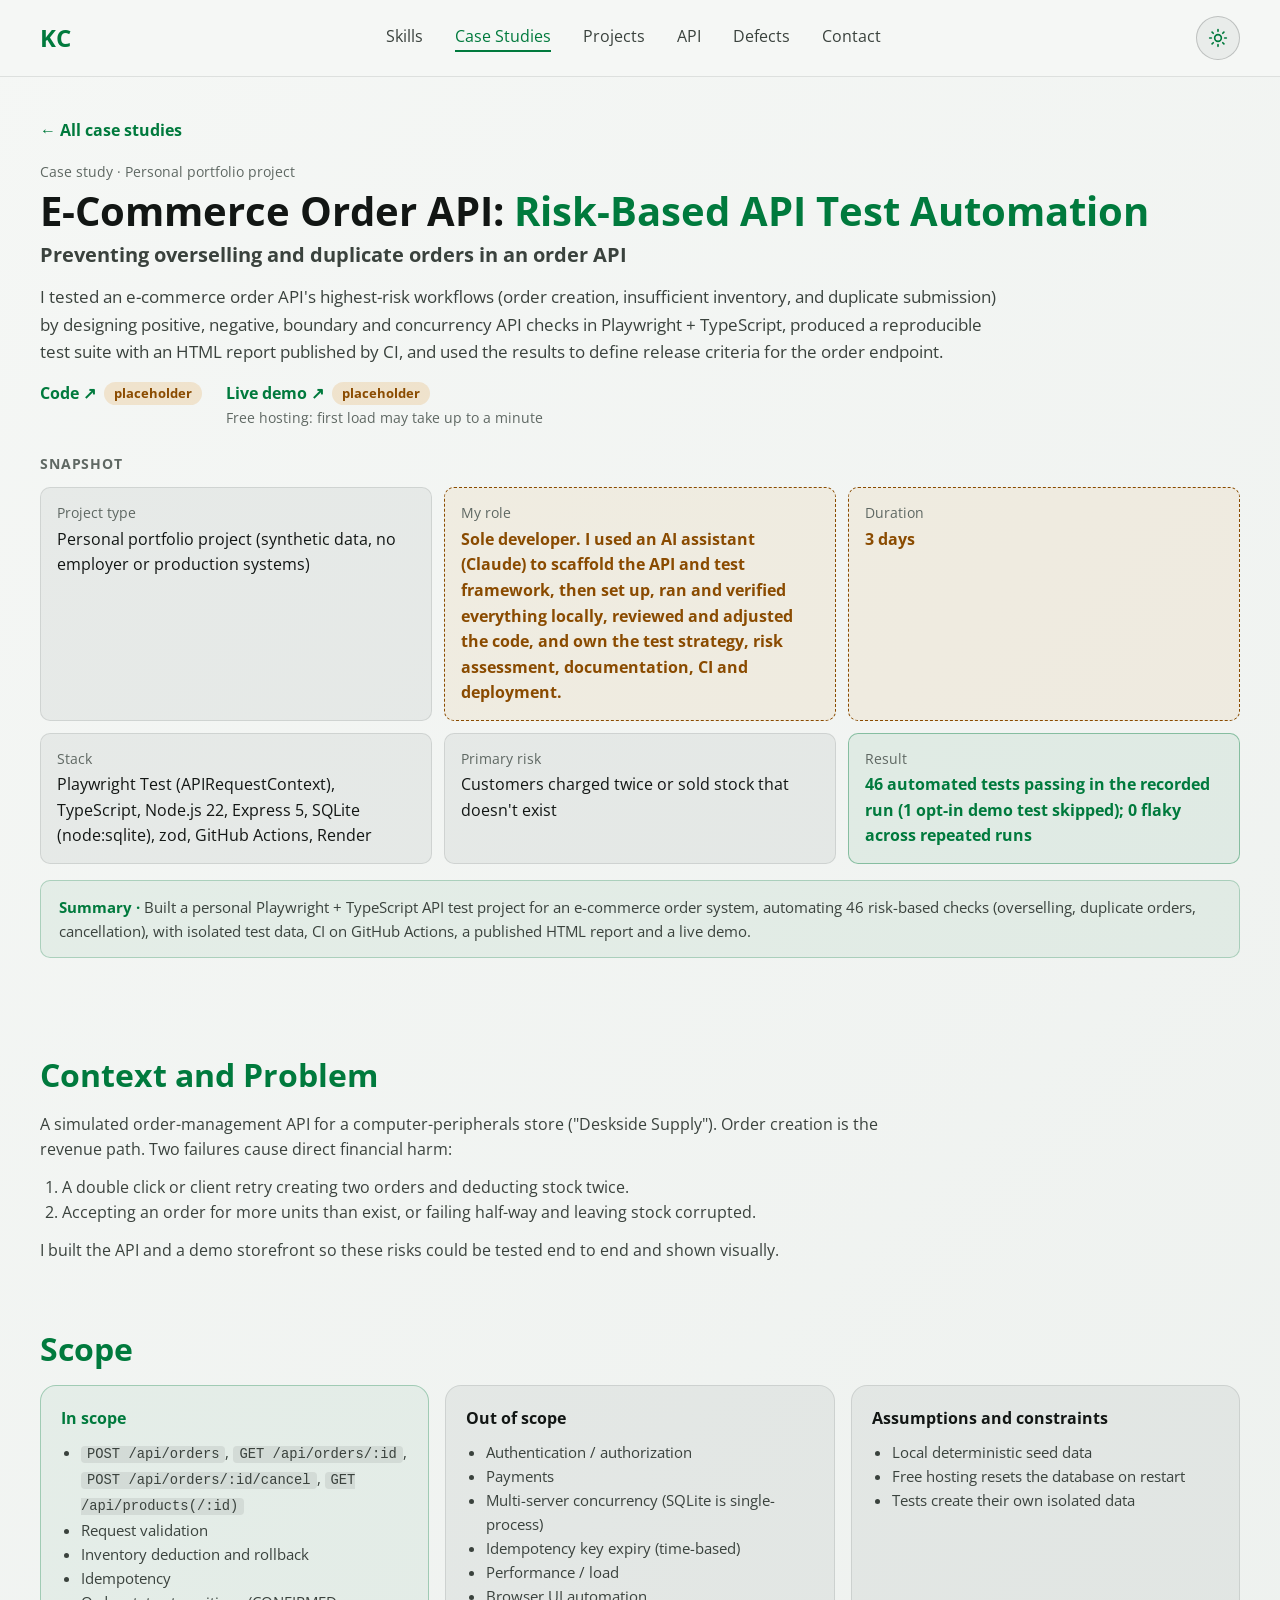
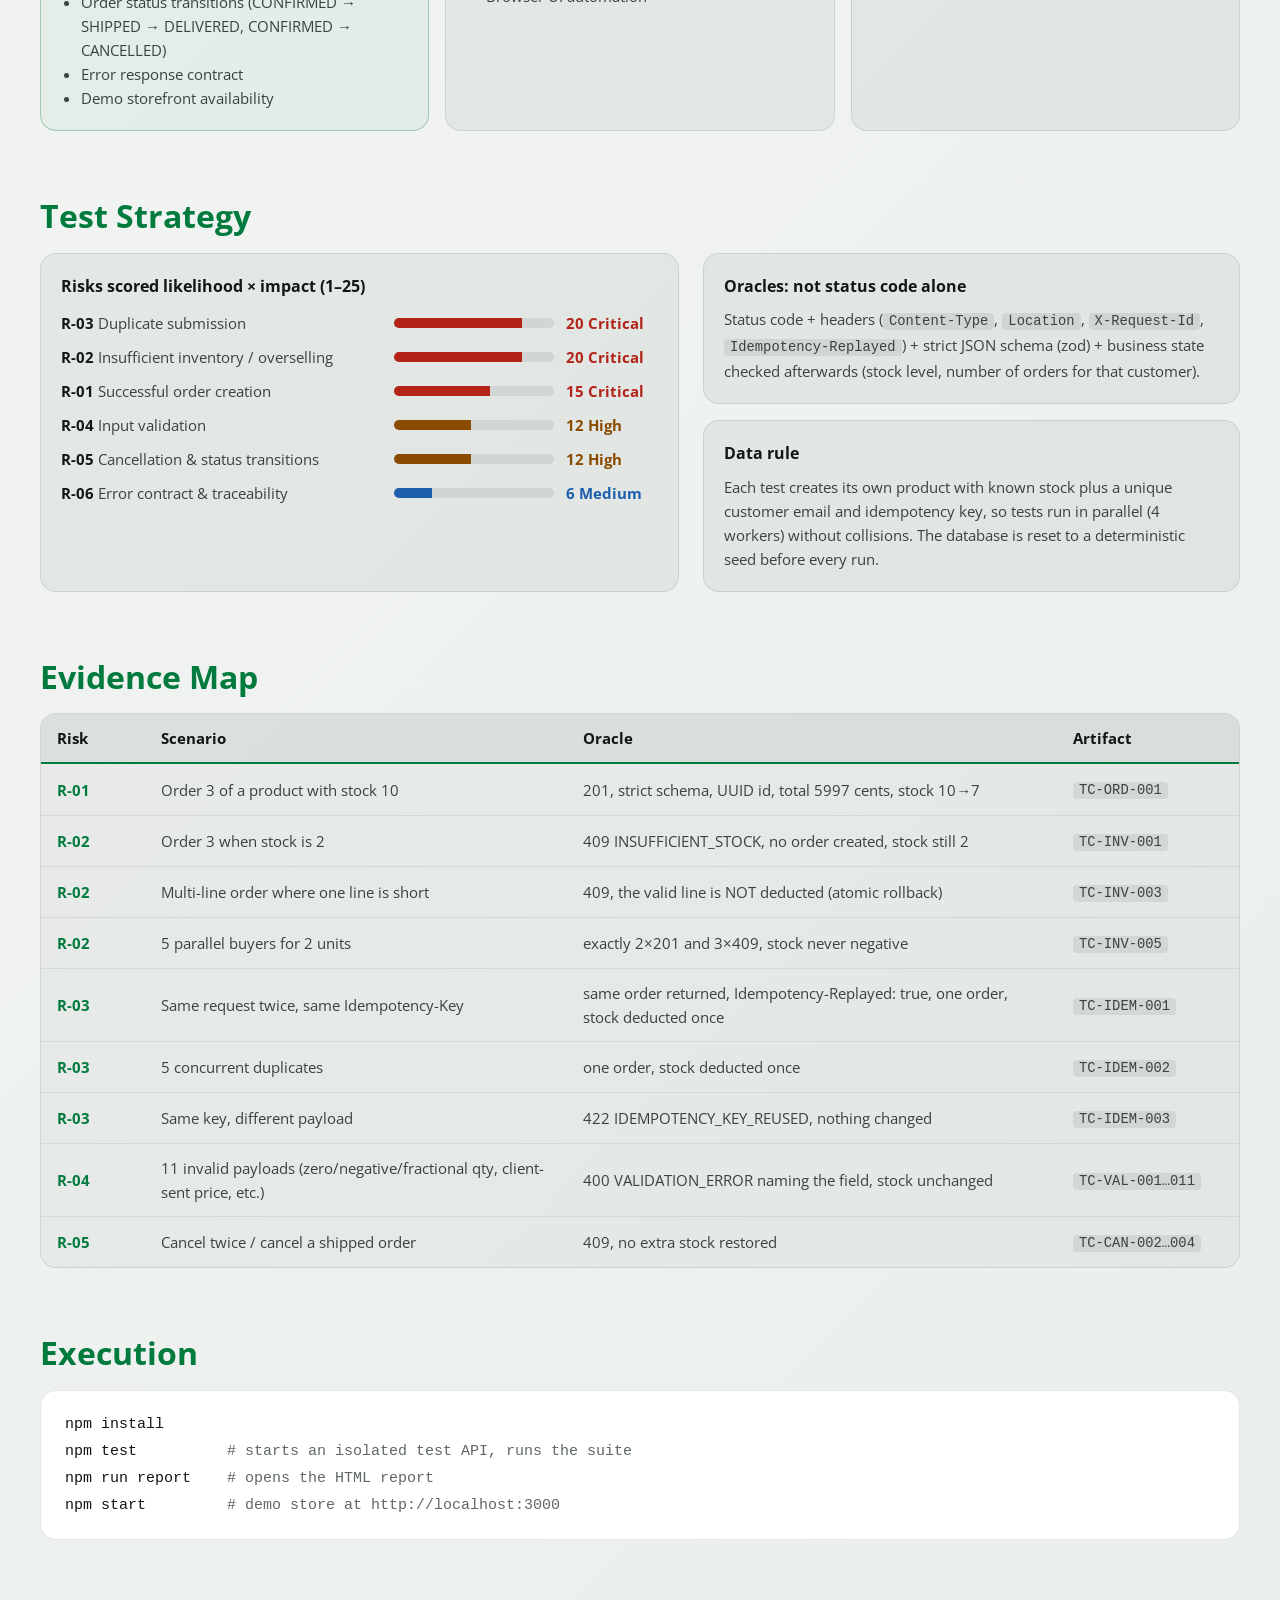
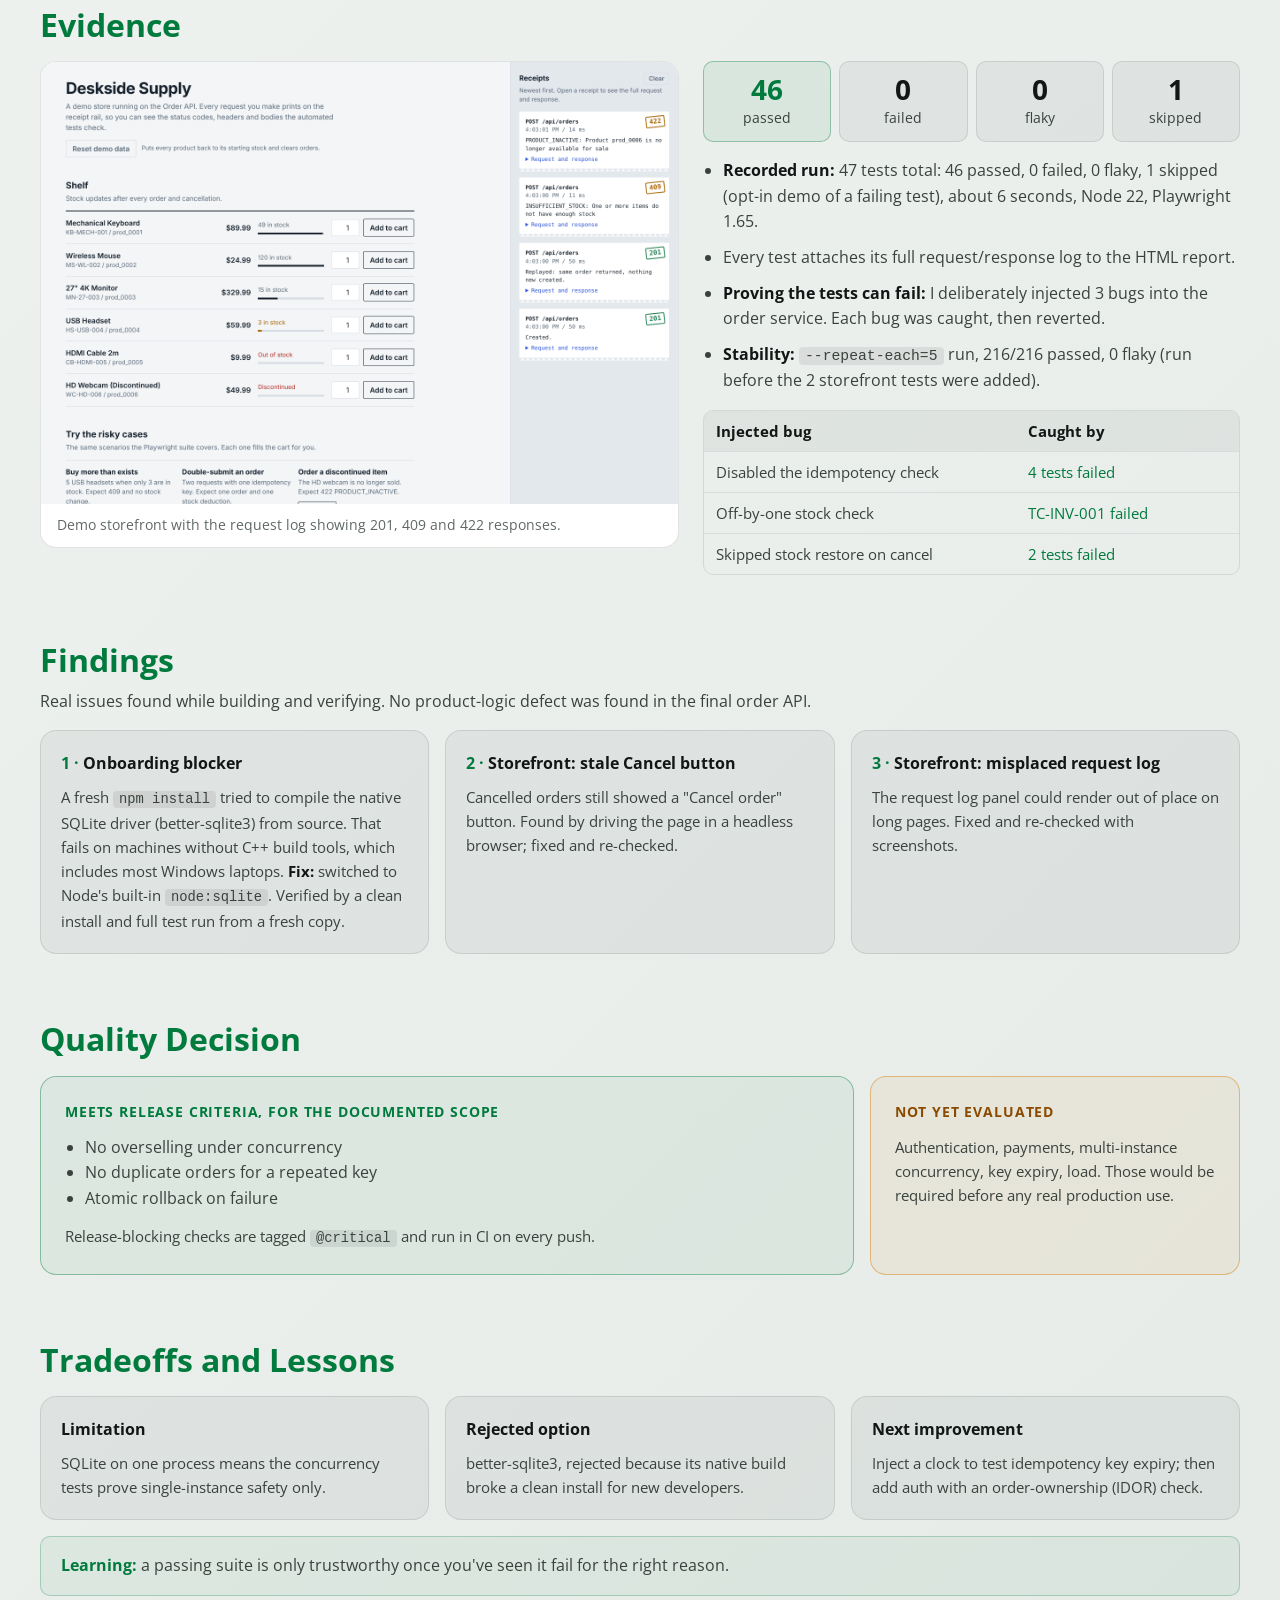
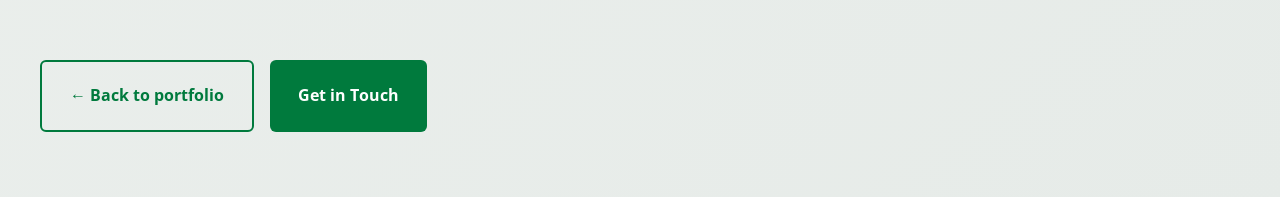
<file: ecommerce-order-api.html>
<!doctype html>
<html lang="en">

<head>
  <meta charset="utf-8">
  <meta name="viewport" content="width=device-width, initial-scale=1">
  <title>Case Study: E-Commerce Order API · Kristina Bognot</title>
  <meta name="description"
    content="Case study: risk-based Playwright + TypeScript API test automation for an e-commerce order API.">
  <link rel="preconnect" href="https://fonts.googleapis.com">
  <link href="https://fonts.googleapis.com/css2?family=Open+Sans:wght@400;700&amp;display=swap" rel="stylesheet">
  <style>
    a {
      color: var(--accent);
      text-decoration: none
    }

    a:hover {
      color: var(--accent-hover)
    }

    a:focus-visible,
    button:focus-visible {
      outline: 2px solid var(--accent);
      outline-offset: 3px
    }

    .kc-card {
      transition: transform 300ms ease, border-color 300ms ease, box-shadow 300ms ease
    }

    .kc-card:hover {
      transform: translateY(-10px);
      border-color: var(--accent) !important;
      box-shadow: 0 20px 40px rgba(var(--accent-rgb), 0.1)
    }

    .kc-btn {
      transition: transform 300ms ease, box-shadow 300ms ease, background 300ms ease
    }

    .kc-btn:hover {
      transform: translateY(-2px);
      box-shadow: 0 5px 15px rgba(var(--accent-rgb), 0.3)
    }

    @media (prefers-reduced-motion: reduce) {

      .kc-card,
      .kc-btn {
        transition: none
      }

      .kc-card:hover,
      .kc-btn:hover {
        transform: none
      }
    }

    @media (max-width:768px) {
      .kc-navlinks {
        display: none !important
      }

      .kc-name {
        font-size: 48px !important
      }

      .kc-hello {
        font-size: 40px !important
      }

      .kc-h2 {
        font-size: 32px !important
      }

      .kc-hero {
        text-align: center
      }

      .kc-hero-ctas {
        justify-content: center
      }
    }

    @media (max-width:480px) {
      .kc-name {
        font-size: 40px !important
      }

      .kc-hello {
        font-size: 32px !important
      }
    }
  </style>
  <style>
    code {
      font-family: ui-monospace, SFMono-Regular, Menlo, Consolas, monospace;
      font-size: 0.92em;
      color: var(--ink-body);
      background: rgba(var(--tint), 0.08);
      padding: 1px 6px;
      border-radius: 4px
    }

    @media (max-width:768px) {
      .kc-cs-title {
        font-size: 30px !important
      }
    }

    html {
      scroll-behavior: smooth
    }

    code {
      font-family: ui-monospace, SFMono-Regular, Menlo, Consolas, monospace;
      font-size: 0.92em;
      color: var(--ink-body);
      background: rgba(var(--tint), 0.08);
      padding: 1px 6px;
      border-radius: 4px
    }

    @media (max-width:768px) {
      .kc-cs-title {
        font-size: 30px !important
      }
    }

    #top,
    section,
    footer {
      scroll-margin-top: 72px
    }
  </style>
  <script>try { var t = localStorage.getItem('kc-theme'); if (!t) t = matchMedia('(prefers-color-scheme: light)').matches ? 'light' : 'dark'; document.documentElement.setAttribute('data-theme', t) } catch (e) { }</script>
  <style>
    :root,
    [data-theme="dark"] {
      color-scheme: dark;
      --bg: #1a1a1a;
      --bg-end: #2d2d2d;
      --bg-deep: #0a0a0a;
      --nav-bg: rgba(26, 26, 26, 0.95);
      --panel: #1e1e1e;
      --panel-2: #262626;
      --tint: 255, 255, 255;
      --ink: #ffffff;
      --ink-body: #cccccc;
      --ink-muted: #9a9a9a;
      --accent: #00ff7f;
      --accent-hover: #00cc66;
      --accent-rgb: 0, 255, 127;
      --on-accent: #1a1a1a;
      --amber: #ffb347;
      --amber-rgb: 255, 179, 71;
      --red: #ff8a8a;
      --red-rgb: 255, 138, 138;
      --blue: #8cc2ff;
      --blue-rgb: 124, 183, 255
    }

    [data-theme="light"] {
      color-scheme: light;
      --bg: #f5f7f5;
      --bg-end: #e6ebe8;
      --bg-deep: #dde4e0;
      --nav-bg: rgba(245, 247, 245, 0.95);
      --panel: #ffffff;
      --panel-2: #eef2ef;
      --tint: 18, 22, 20;
      --ink: #121614;
      --ink-body: #3a423d;
      --ink-muted: #5f6863;
      --accent: #007a3d;
      --accent-hover: #006131;
      --accent-rgb: 0, 122, 61;
      --on-accent: #ffffff;
      --amber: #8a4b00;
      --amber-rgb: 214, 124, 0;
      --red: #b42318;
      --red-rgb: 220, 60, 60;
      --blue: #1d5fae;
      --blue-rgb: 40, 110, 200
    }

    html {
      background: var(--bg)
    }

    body {
      margin: 0;
      font-family: 'Open Sans', 'Segoe UI', Tahoma, Geneva, Verdana, sans-serif;
      color: var(--ink-body);
      background: linear-gradient(135deg, var(--bg) 0%, var(--bg-end) 100%);
      background-attachment: fixed;
      line-height: 1.6
    }

    .f-accent {
      fill: var(--accent)
    }

    .s-accent {
      stroke: var(--accent)
    }

    .f-onacc {
      fill: var(--on-accent)
    }

    .s-onacc {
      stroke: var(--on-accent)
    }

    .f-muted {
      fill: var(--ink-muted)
    }

    .s-muted {
      stroke: var(--ink-muted)
    }

    .f-amber {
      fill: var(--amber)
    }

    .s-amber {
      stroke: var(--amber)
    }

    .kc-theme-toggle {
      display: inline-flex;
      align-items: center;
      justify-content: center;
      width: 44px;
      height: 44px;
      border-radius: 999px;
      border: 1px solid rgba(var(--tint), 0.2);
      background: rgba(var(--tint), 0.05);
      color: var(--accent);
      cursor: pointer;
      transition: transform 300ms ease, border-color 300ms ease
    }

    .kc-theme-toggle:hover {
      border-color: var(--accent);
      transform: translateY(-2px)
    }

    .kc-theme-toggle .i-sun {
      display: none
    }

    [data-theme="light"] .kc-theme-toggle .i-sun {
      display: block
    }

    [data-theme="light"] .kc-theme-toggle .i-moon {
      display: none
    }

    @media (prefers-reduced-motion: reduce) {
      .kc-theme-toggle {
        transition: none
      }

      .kc-theme-toggle:hover {
        transform: none
      }
    }
  </style>
  <style>@media (max-width:640px){.kc-risk{grid-template-columns:minmax(0,1fr) auto !important;row-gap:6px !important}.kc-risk>span:nth-child(3n+1){grid-column:1/-1;margin-top:10px}.kc-risk>span:first-child{margin-top:0}}</style>
</head>

<body>
  <div
    style="font-family: 'Open Sans', 'Segoe UI', Tahoma, Geneva, Verdana, sans-serif; color: var(--ink-body); background: linear-gradient(135deg, var(--bg) 0%, var(--bg-end) 100%); min-height: 100vh; line-height: 1.6; font-size: 16px">

    <nav
      style="position: sticky; top: 0; z-index: 1000; background: var(--nav-bg); backdrop-filter: blur(10px); border-bottom: 1px solid rgba(var(--tint),0.1)">
      <div
        style="max-width: 1200px; margin: 0 auto; padding: 16px 32px; display: flex; align-items: center; justify-content: space-between; gap: 24px">
        <a href="index.html" style="font-size: 24px; font-weight: 700; line-height: 1; color: var(--accent)">KC</a>
        <div class="kc-navlinks" style="display: flex; gap: 32px; flex-wrap: wrap">
          <a href="index.html#skills" style="color: var(--ink-body)">Skills</a>
          <a href="index.html#case-studies" style="color: var(--accent); border-bottom: 2px solid var(--accent)">Case
            Studies</a>
          <a href="index.html#work" style="color: var(--ink-body)">Projects</a>
          <a href="index.html#api" style="color: var(--ink-body)">API</a>
          <a href="index.html#defects" style="color: var(--ink-body)">Defects</a>
          <a href="index.html#contact" style="color: var(--ink-body)">Contact</a>
        </div>
        <div style="display: flex; align-items: center; gap: 24px">
          <button type="button" class="kc-theme-toggle" id="kc-theme-btn" aria-label="Switch to light mode"><svg
              class="i-moon" width="20" height="20" viewBox="0 0 24 24" fill="none" stroke="currentColor"
              stroke-width="2" stroke-linecap="round" stroke-linejoin="round" aria-hidden="true">
              <path d="M21 12.8A9 9 0 1 1 11.2 3a7 7 0 0 0 9.8 9.8z"></path>
            </svg><svg class="i-sun" width="20" height="20" viewBox="0 0 24 24" fill="none" stroke="currentColor"
              stroke-width="2" stroke-linecap="round" stroke-linejoin="round" aria-hidden="true">
              <circle cx="12" cy="12" r="4"></circle>
              <path
                d="M12 2v2M12 20v2M4.9 4.9l1.4 1.4M17.7 17.7l1.4 1.4M2 12h2M20 12h2M4.9 19.1l1.4-1.4M17.7 6.3l1.4-1.4">
              </path>
            </svg></button>
        </div>
      </div>
    </nav>

    <main style="max-width: 1200px; margin: 0 auto; padding: 32px 32px 96px">
      <a href="index.html#case-studies"
        style="display: inline-flex; align-items: center; min-height: 44px; font-weight: 700">← All case studies</a>

      <!-- HEADER + SNAPSHOT: one screen -->
      <header style="margin-top: 8px">
        <p style="margin: 0; font-size: 14px; color: var(--ink-muted)">Case study · Personal portfolio project</p>
        <h1 class="kc-cs-title" style="margin: 4px 0 4px; font-size: 40px; line-height: 1.2; color: var(--ink)">
          E-Commerce Order API: <span style="color: var(--accent)">Risk-Based API Test Automation</span></h1>
        <p style="margin: 0 0 12px; font-size: 20px; font-weight: 700; color: var(--ink-body)">Preventing overselling
          and duplicate orders in an order API</p>
        <p style="margin: 0; max-width: 960px; font-size: 17px; color: var(--ink-body)">I tested an e-commerce order
          API's highest-risk workflows (order creation, insufficient inventory, and duplicate submission) by designing
          positive, negative, boundary and concurrency API checks in Playwright + TypeScript, produced a reproducible
          test suite with an HTML report published by CI, and used the results to define release criteria for the order
          endpoint.</p>
        <div style="display: flex; flex-wrap: wrap; gap: 12px 24px; margin-top: 16px; align-items: flex-start">
          <span style="display: inline-flex; flex-wrap: wrap; align-items: center; gap: 8px"><a
              href="https://github.com/&lt;your-username&gt;/ecommerce-order-api-automation"
              style="font-weight: 700">Code ↗</a><span
              style="padding: 1px 10px; border-radius: 999px; background: rgba(var(--amber-rgb),0.16); color: var(--amber); font-size: 13px; font-weight: 700">placeholder</span></span>
          <span style="display: inline-flex; flex-direction: column"><span
              style="display: inline-flex; flex-wrap: wrap; align-items: center; gap: 8px"><a
                href="&lt;your-render-url&gt;" style="font-weight: 700">Live demo ↗</a><span
                style="padding: 1px 10px; border-radius: 999px; background: rgba(var(--amber-rgb),0.16); color: var(--amber); font-size: 13px; font-weight: 700">placeholder</span></span><span
              style="font-size: 14px; color: var(--ink-muted)">Free hosting: first load may take up to a
              minute</span></span>
          
        </div>
      </header>

      <section aria-labelledby="snap-title"
        style="margin-top: 24px; display: grid; grid-template-columns: repeat(auto-fit, minmax(300px, 1fr)); gap: 12px">
        <h2 id="snap-title"
          style="grid-column: 1 / -1; margin: 0; font-size: 14px; font-weight: 700; color: var(--ink-muted); letter-spacing: 0.06em">
          SNAPSHOT</h2>
        <div
          style="padding: 14px 16px; border-radius: 10px; background: rgba(var(--tint),0.05); border: 1px solid rgba(var(--tint),0.1)">
          <p style="margin: 0; font-size: 14px; color: var(--ink-muted)">Project type</p>
          <p style="margin: 2px 0 0; color: var(--ink)">Personal portfolio project (synthetic data, no employer or
            production systems)</p>
        </div>
        <div
          style="padding: 14px 16px; border-radius: 10px; background: rgba(var(--amber-rgb),0.07); border: 1px dashed var(--amber)">
          <p style="margin: 0; font-size: 14px; color: var(--ink-muted)">My role</p>
          <p style="margin: 2px 0 0; color: var(--amber); font-weight: 700">Sole developer. I used an AI assistant
            (Claude) to scaffold the API and test framework, then set up, ran and verified everything locally, reviewed
            and adjusted the code, and own the test strategy, risk assessment, documentation, CI and deployment.</p>
        </div>
        <div
          style="padding: 14px 16px; border-radius: 10px; background: rgba(var(--amber-rgb),0.07); border: 1px dashed var(--amber)">
          <p style="margin: 0; font-size: 14px; color: var(--ink-muted)">Duration</p>
          <p style="margin: 2px 0 0; color: var(--amber); font-weight: 700">3 days</p>
        </div>
        <div
          style="padding: 14px 16px; border-radius: 10px; background: rgba(var(--tint),0.05); border: 1px solid rgba(var(--tint),0.1)">
          <p style="margin: 0; font-size: 14px; color: var(--ink-muted)">Stack</p>
          <p style="margin: 2px 0 0; color: var(--ink)">Playwright Test (APIRequestContext), TypeScript, Node.js 22,
            Express 5, SQLite (node:sqlite), zod, GitHub Actions, Render</p>
        </div>
        <div
          style="padding: 14px 16px; border-radius: 10px; background: rgba(var(--tint),0.05); border: 1px solid rgba(var(--tint),0.1)">
          <p style="margin: 0; font-size: 14px; color: var(--ink-muted)">Primary risk</p>
          <p style="margin: 2px 0 0; color: var(--ink)">Customers charged twice or sold stock that doesn't exist</p>
        </div>
        <div
          style="padding: 14px 16px; border-radius: 10px; background: rgba(var(--accent-rgb),0.07); border: 1px solid rgba(var(--accent-rgb),0.4)">
          <p style="margin: 0; font-size: 14px; color: var(--ink-muted)">Result</p>
          <p style="margin: 2px 0 0; color: var(--accent); font-weight: 700">46 automated tests passing in the recorded
            run (1 opt-in demo test skipped); 0 flaky across repeated runs</p>
        </div>
      </section>

      <aside aria-label="Summary"
        style="margin-top: 16px; padding: 14px 18px; border-radius: 10px; border-left: 0; background: rgba(var(--accent-rgb),0.06); border: 1px solid rgba(var(--accent-rgb),0.25); font-size: 15px">
        <b style="color: var(--accent)">Summary · </b>Built a personal Playwright + TypeScript API test project for an
        e-commerce order system, automating 46 risk-based checks (overselling, duplicate orders, cancellation), with
        isolated test data, CI on GitHub Actions, a published HTML report and a live demo.
      </aside>

      <!-- CONTEXT -->
      <section style="margin-top: 96px">
        <h2 class="kc-h2" style="margin: 0 0 16px; font-size: 32px; line-height: 1.3; color: var(--accent)">Context and
          Problem</h2>
        <p style="margin: 0 0 12px; max-width: 880px">A simulated order-management API for a computer-peripherals store
          ("Deskside Supply"). Order creation is the revenue path. Two failures cause direct financial harm:</p>
        <ol style="margin: 0 0 12px; max-width: 880px; padding-left: 22px">
          <li>A double click or client retry creating two orders and deducting stock twice.</li>
          <li>Accepting an order for more units than exist, or failing half-way and leaving stock corrupted.</li>
        </ol>
        <p style="margin: 0; max-width: 880px">I built the API and a demo storefront so these risks could be tested end
          to end and shown visually.</p>
      </section>

      <!-- SCOPE -->
      <section style="margin-top: 64px">
        <h2 class="kc-h2" style="margin: 0 0 16px; font-size: 32px; line-height: 1.3; color: var(--accent)">Scope</h2>
        <div style="display: grid; grid-template-columns: repeat(auto-fit, minmax(300px, 1fr)); gap: 16px">
          <div
            style="padding: 20px; border-radius: 16px; background: rgba(var(--accent-rgb),0.05); border: 1px solid rgba(var(--accent-rgb),0.3)">
            <p style="margin: 0 0 8px; font-weight: 700; color: var(--accent)">In scope</p>
            <ul style="margin: 0; padding-left: 20px; font-size: 15px">
              <li><code>POST /api/orders</code>, <code>GET /api/orders/:id</code>,
                <code>POST /api/orders/:id/cancel</code>, <code>GET /api/products(/:id)</code>
              </li>
              <li>Request validation</li>
              <li>Inventory deduction and rollback</li>
              <li>Idempotency</li>
              <li>Order status transitions (CONFIRMED → SHIPPED → DELIVERED, CONFIRMED → CANCELLED)</li>
              <li>Error response contract</li>
              <li>Demo storefront availability</li>
            </ul>
          </div>
          <div
            style="padding: 20px; border-radius: 16px; background: rgba(var(--tint),0.05); border: 1px solid rgba(var(--tint),0.1)">
            <p style="margin: 0 0 8px; font-weight: 700; color: var(--ink)">Out of scope</p>
            <ul style="margin: 0; padding-left: 20px; font-size: 15px">
              <li>Authentication / authorization</li>
              <li>Payments</li>
              <li>Multi-server concurrency (SQLite is single-process)</li>
              <li>Idempotency key expiry (time-based)</li>
              <li>Performance / load</li>
              <li>Browser UI automation</li>
            </ul>
          </div>
          <div
            style="padding: 20px; border-radius: 16px; background: rgba(var(--tint),0.05); border: 1px solid rgba(var(--tint),0.1)">
            <p style="margin: 0 0 8px; font-weight: 700; color: var(--ink)">Assumptions and constraints</p>
            <ul style="margin: 0; padding-left: 20px; font-size: 15px">
              <li>Local deterministic seed data</li>
              <li>Free hosting resets the database on restart</li>
              <li>Tests create their own isolated data</li>
            </ul>
          </div>
        </div>
      </section>

      <!-- STRATEGY -->
      <section style="margin-top: 64px">
        <h2 class="kc-h2" style="margin: 0 0 16px; font-size: 32px; line-height: 1.3; color: var(--accent)">Test
          Strategy</h2>
        <div style="display: flex; flex-wrap: wrap; gap: 24px">
          <div
            style="flex: 1 1 480px; min-width: 0; padding: 20px; border-radius: 16px; background: rgba(var(--tint),0.05); border: 1px solid rgba(var(--tint),0.1)">
            <p style="margin: 0 0 12px; font-weight: 700; color: var(--ink)">Risks scored likelihood × impact (1–25)</p>
            <div class="kc-risk"
              style="display: grid; grid-template-columns: minmax(0, 1fr) 160px 92px; gap: 10px 12px; align-items: center; font-size: 15px">
              <span><b style="color: var(--ink)">R-03</b> Duplicate submission</span><span role="img"
                aria-label="score 20 of 25"
                style="height: 10px; border-radius: 999px; background: rgba(var(--tint),0.08); overflow: hidden"><span
                  style="display: block; width: 80%; height: 100%; background: var(--red)"></span></span><span
                style="color: var(--red); font-weight: 700">20 Critical</span>
              <span><b style="color: var(--ink)">R-02</b> Insufficient inventory / overselling</span><span role="img"
                aria-label="score 20 of 25"
                style="height: 10px; border-radius: 999px; background: rgba(var(--tint),0.08); overflow: hidden"><span
                  style="display: block; width: 80%; height: 100%; background: var(--red)"></span></span><span
                style="color: var(--red); font-weight: 700">20 Critical</span>
              <span><b style="color: var(--ink)">R-01</b> Successful order creation</span><span role="img"
                aria-label="score 15 of 25"
                style="height: 10px; border-radius: 999px; background: rgba(var(--tint),0.08); overflow: hidden"><span
                  style="display: block; width: 60%; height: 100%; background: var(--red)"></span></span><span
                style="color: var(--red); font-weight: 700">15 Critical</span>
              <span><b style="color: var(--ink)">R-04</b> Input validation</span><span role="img"
                aria-label="score 12 of 25"
                style="height: 10px; border-radius: 999px; background: rgba(var(--tint),0.08); overflow: hidden"><span
                  style="display: block; width: 48%; height: 100%; background: var(--amber)"></span></span><span
                style="color: var(--amber); font-weight: 700">12 High</span>
              <span><b style="color: var(--ink)">R-05</b> Cancellation &amp; status transitions</span><span role="img"
                aria-label="score 12 of 25"
                style="height: 10px; border-radius: 999px; background: rgba(var(--tint),0.08); overflow: hidden"><span
                  style="display: block; width: 48%; height: 100%; background: var(--amber)"></span></span><span
                style="color: var(--amber); font-weight: 700">12 High</span>
              <span><b style="color: var(--ink)">R-06</b> Error contract &amp; traceability</span><span role="img"
                aria-label="score 6 of 25"
                style="height: 10px; border-radius: 999px; background: rgba(var(--tint),0.08); overflow: hidden"><span
                  style="display: block; width: 24%; height: 100%; background: var(--blue)"></span></span><span
                style="color: var(--blue); font-weight: 700">6 Medium</span>
            </div>
          </div>
          <div style="flex: 1 1 420px; min-width: 0; display: flex; flex-direction: column; gap: 16px">
            <div
              style="padding: 20px; border-radius: 16px; background: rgba(var(--tint),0.05); border: 1px solid rgba(var(--tint),0.1)">
              <p style="margin: 0 0 8px; font-weight: 700; color: var(--ink)">Oracles: not status code alone</p>
              <p style="margin: 0; font-size: 15px">Status code + headers (<code>Content-Type</code>,
                <code>Location</code>, <code>X-Request-Id</code>, <code>Idempotency-Replayed</code>) + strict JSON
                schema (zod) + business state checked afterwards (stock level, number of orders for that customer).
              </p>
            </div>
            <div
              style="padding: 20px; border-radius: 16px; background: rgba(var(--tint),0.05); border: 1px solid rgba(var(--tint),0.1)">
              <p style="margin: 0 0 8px; font-weight: 700; color: var(--ink)">Data rule</p>
              <p style="margin: 0; font-size: 15px">Each test creates its own product with known stock plus a unique
                customer email and idempotency key, so tests run in parallel (4 workers) without collisions. The
                database is reset to a deterministic seed before every run.</p>
            </div>
          </div>
        </div>
      </section>

      <!-- EVIDENCE MAP -->
      <section style="margin-top: 64px">
        <h2 class="kc-h2" style="margin: 0 0 16px; font-size: 32px; line-height: 1.3; color: var(--accent)">Evidence Map
        </h2>
        <div
          style="overflow-x: auto; border-radius: 16px; border: 1px solid rgba(var(--tint),0.1); background: rgba(var(--tint),0.03)">
          <table style="width: 100%; min-width: 900px; border-collapse: collapse; font-size: 15px">
            <thead>
              <tr style="text-align: left; color: var(--ink); background: rgba(var(--tint),0.05)">
                <th scope="col" style="padding: 12px 16px; border-bottom: 2px solid var(--accent); width: 72px">Risk
                </th>
                <th scope="col" style="padding: 12px 16px; border-bottom: 2px solid var(--accent)">Scenario</th>
                <th scope="col" style="padding: 12px 16px; border-bottom: 2px solid var(--accent)">Oracle</th>
                <th scope="col" style="padding: 12px 16px; border-bottom: 2px solid var(--accent); width: 150px">
                  Artifact</th>
              </tr>
            </thead>
            <tbody>
              <tr>
                <td
                  style="padding: 12px 16px; border-bottom: 1px solid rgba(var(--tint),0.08); color: var(--accent); font-weight: 700">
                  R-01</td>
                <td style="padding: 12px 16px; border-bottom: 1px solid rgba(var(--tint),0.08)">Order 3 of a product
                  with stock 10</td>
                <td style="padding: 12px 16px; border-bottom: 1px solid rgba(var(--tint),0.08)">201, strict schema, UUID
                  id, total 5997 cents, stock 10→7</td>
                <td style="padding: 12px 16px; border-bottom: 1px solid rgba(var(--tint),0.08)"><code>TC-ORD-001</code>
                </td>
              </tr>
              <tr>
                <td
                  style="padding: 12px 16px; border-bottom: 1px solid rgba(var(--tint),0.08); color: var(--accent); font-weight: 700">
                  R-02</td>
                <td style="padding: 12px 16px; border-bottom: 1px solid rgba(var(--tint),0.08)">Order 3 when stock is 2
                </td>
                <td style="padding: 12px 16px; border-bottom: 1px solid rgba(var(--tint),0.08)">409 INSUFFICIENT_STOCK,
                  no order created, stock still 2</td>
                <td style="padding: 12px 16px; border-bottom: 1px solid rgba(var(--tint),0.08)"><code>TC-INV-001</code>
                </td>
              </tr>
              <tr>
                <td
                  style="padding: 12px 16px; border-bottom: 1px solid rgba(var(--tint),0.08); color: var(--accent); font-weight: 700">
                  R-02</td>
                <td style="padding: 12px 16px; border-bottom: 1px solid rgba(var(--tint),0.08)">Multi-line order where
                  one line is short</td>
                <td style="padding: 12px 16px; border-bottom: 1px solid rgba(var(--tint),0.08)">409, the valid line is
                  NOT deducted (atomic rollback)</td>
                <td style="padding: 12px 16px; border-bottom: 1px solid rgba(var(--tint),0.08)"><code>TC-INV-003</code>
                </td>
              </tr>
              <tr>
                <td
                  style="padding: 12px 16px; border-bottom: 1px solid rgba(var(--tint),0.08); color: var(--accent); font-weight: 700">
                  R-02</td>
                <td style="padding: 12px 16px; border-bottom: 1px solid rgba(var(--tint),0.08)">5 parallel buyers for 2
                  units</td>
                <td style="padding: 12px 16px; border-bottom: 1px solid rgba(var(--tint),0.08)">exactly 2×201 and 3×409,
                  stock never negative</td>
                <td style="padding: 12px 16px; border-bottom: 1px solid rgba(var(--tint),0.08)"><code>TC-INV-005</code>
                </td>
              </tr>
              <tr>
                <td
                  style="padding: 12px 16px; border-bottom: 1px solid rgba(var(--tint),0.08); color: var(--accent); font-weight: 700">
                  R-03</td>
                <td style="padding: 12px 16px; border-bottom: 1px solid rgba(var(--tint),0.08)">Same request twice, same
                  Idempotency-Key</td>
                <td style="padding: 12px 16px; border-bottom: 1px solid rgba(var(--tint),0.08)">same order returned,
                  Idempotency-Replayed: true, one order, stock deducted once</td>
                <td style="padding: 12px 16px; border-bottom: 1px solid rgba(var(--tint),0.08)"><code>TC-IDEM-001</code>
                </td>
              </tr>
              <tr>
                <td
                  style="padding: 12px 16px; border-bottom: 1px solid rgba(var(--tint),0.08); color: var(--accent); font-weight: 700">
                  R-03</td>
                <td style="padding: 12px 16px; border-bottom: 1px solid rgba(var(--tint),0.08)">5 concurrent duplicates
                </td>
                <td style="padding: 12px 16px; border-bottom: 1px solid rgba(var(--tint),0.08)">one order, stock
                  deducted once</td>
                <td style="padding: 12px 16px; border-bottom: 1px solid rgba(var(--tint),0.08)"><code>TC-IDEM-002</code>
                </td>
              </tr>
              <tr>
                <td
                  style="padding: 12px 16px; border-bottom: 1px solid rgba(var(--tint),0.08); color: var(--accent); font-weight: 700">
                  R-03</td>
                <td style="padding: 12px 16px; border-bottom: 1px solid rgba(var(--tint),0.08)">Same key, different
                  payload</td>
                <td style="padding: 12px 16px; border-bottom: 1px solid rgba(var(--tint),0.08)">422
                  IDEMPOTENCY_KEY_REUSED, nothing changed</td>
                <td style="padding: 12px 16px; border-bottom: 1px solid rgba(var(--tint),0.08)"><code>TC-IDEM-003</code>
                </td>
              </tr>
              <tr>
                <td
                  style="padding: 12px 16px; border-bottom: 1px solid rgba(var(--tint),0.08); color: var(--accent); font-weight: 700">
                  R-04</td>
                <td style="padding: 12px 16px; border-bottom: 1px solid rgba(var(--tint),0.08)">11 invalid payloads
                  (zero/negative/fractional qty, client-sent price, etc.)</td>
                <td style="padding: 12px 16px; border-bottom: 1px solid rgba(var(--tint),0.08)">400 VALIDATION_ERROR
                  naming the field, stock unchanged</td>
                <td style="padding: 12px 16px; border-bottom: 1px solid rgba(var(--tint),0.08)">
                  <code>TC-VAL-001…011</code>
                </td>
              </tr>
              <tr>
                <td style="padding: 12px 16px; color: var(--accent); font-weight: 700">R-05</td>
                <td style="padding: 12px 16px">Cancel twice / cancel a shipped order</td>
                <td style="padding: 12px 16px">409, no extra stock restored</td>
                <td style="padding: 12px 16px"><code>TC-CAN-002…004</code></td>
              </tr>
            </tbody>
          </table>
        </div>
      </section>

      <!-- EXECUTION -->
      <section style="margin-top: 64px">
        <h2 class="kc-h2" style="margin: 0 0 16px; font-size: 32px; line-height: 1.3; color: var(--accent)">Execution
        </h2>
        <pre
          style="margin: 0; padding: 20px 24px; border-radius: 16px; background: var(--panel); border: 1px solid rgba(var(--tint),0.1); overflow-x: auto; font-family: ui-monospace, SFMono-Regular, Menlo, Consolas, monospace; font-size: 15px; line-height: 1.8; color: var(--ink)">npm install
npm test          <span style="color: var(--ink-muted)"># starts an isolated test API, runs the suite</span>
npm run report    <span style="color: var(--ink-muted)"># opens the HTML report</span>
npm start         <span style="color: var(--ink-muted)"># demo store at http://localhost:3000</span></pre>
      </section>

      <!-- EVIDENCE -->
      <section style="margin-top: 64px">
        <h2 class="kc-h2" style="margin: 0 0 16px; font-size: 32px; line-height: 1.3; color: var(--accent)">Evidence
        </h2>
        <div style="display: flex; flex-wrap: wrap; gap: 24px; align-items: flex-start">
          <figure
            style="flex: 1 1 520px; min-width: 0; margin: 0; border-radius: 16px; overflow: hidden; border: 1px solid rgba(var(--tint),0.12); background: var(--panel)">
            <img src="storefront.png"
              alt="Deskside Supply demo store showing products with stock levels, a checkout, and a receipt rail of API requests with status codes 201, 409 and 422."
              style="display: block; width: 100%; height: auto">
            <figcaption style="padding: 10px 16px; font-size: 14px; color: var(--ink-muted)">Demo storefront with the
              request log showing 201, 409 and 422 responses.</figcaption>
          </figure>
          <div style="flex: 1 1 420px; min-width: 0; display: flex; flex-direction: column; gap: 16px">
            <div style="display: grid; grid-template-columns: repeat(4, minmax(0, 1fr)); gap: 8px; text-align: center">
              <div
                style="padding: 12px 4px; border-radius: 10px; background: rgba(var(--accent-rgb),0.08); border: 1px solid rgba(var(--accent-rgb),0.35)">
                <p style="margin: 0; font-size: 28px; font-weight: 700; line-height: 1.1; color: var(--accent)">46</p>
                <p style="margin: 2px 0 0; font-size: 14px">passed</p>
              </div>
              <div
                style="padding: 12px 4px; border-radius: 10px; background: rgba(var(--tint),0.05); border: 1px solid rgba(var(--tint),0.1)">
                <p style="margin: 0; font-size: 28px; font-weight: 700; line-height: 1.1; color: var(--ink)">0</p>
                <p style="margin: 2px 0 0; font-size: 14px">failed</p>
              </div>
              <div
                style="padding: 12px 4px; border-radius: 10px; background: rgba(var(--tint),0.05); border: 1px solid rgba(var(--tint),0.1)">
                <p style="margin: 0; font-size: 28px; font-weight: 700; line-height: 1.1; color: var(--ink)">0</p>
                <p style="margin: 2px 0 0; font-size: 14px">flaky</p>
              </div>
              <div
                style="padding: 12px 4px; border-radius: 10px; background: rgba(var(--tint),0.05); border: 1px solid rgba(var(--tint),0.1)">
                <p style="margin: 0; font-size: 28px; font-weight: 700; line-height: 1.1; color: var(--ink)">1</p>
                <p style="margin: 2px 0 0; font-size: 14px">skipped</p>
              </div>
            </div>
            <ul style="margin: 0; padding-left: 20px; display: flex; flex-direction: column; gap: 10px">
              <li><b style="color: var(--ink)">Recorded run:</b> 47 tests total: 46 passed, 0 failed, 0 flaky, 1 skipped
                (opt-in demo of a failing test), about 6 seconds, Node 22, Playwright 1.65.</li>
              <li>Every test attaches its full request/response log to the HTML report.</li>
              <li><b style="color: var(--ink)">Proving the tests can fail:</b> I deliberately injected 3 bugs into the
                order service. Each bug was caught, then reverted.</li>
              <li><b style="color: var(--ink)">Stability:</b> <code>--repeat-each=5</code> run, 216/216 passed, 0 flaky
                (run before the 2 storefront tests were added).</li>
            </ul>
            <div
              style="border-radius: 10px; border: 1px solid rgba(var(--tint),0.1); overflow: hidden; font-size: 15px">
              <div
                style="display: grid; grid-template-columns: minmax(0, 1.4fr) minmax(0, 1fr); background: rgba(var(--tint),0.05); color: var(--ink); font-weight: 700">
                <span style="padding: 8px 12px">Injected bug</span><span style="padding: 8px 12px">Caught by</span>
              </div>
              <div
                style="display: grid; grid-template-columns: minmax(0, 1.4fr) minmax(0, 1fr); border-top: 1px solid rgba(var(--tint),0.08)">
                <span style="padding: 8px 12px">Disabled the idempotency check</span><span
                  style="padding: 8px 12px; color: var(--accent)">4 tests failed</span>
              </div>
              <div
                style="display: grid; grid-template-columns: minmax(0, 1.4fr) minmax(0, 1fr); border-top: 1px solid rgba(var(--tint),0.08)">
                <span style="padding: 8px 12px">Off-by-one stock check</span><span
                  style="padding: 8px 12px; color: var(--accent)">TC-INV-001 failed</span>
              </div>
              <div
                style="display: grid; grid-template-columns: minmax(0, 1.4fr) minmax(0, 1fr); border-top: 1px solid rgba(var(--tint),0.08)">
                <span style="padding: 8px 12px">Skipped stock restore on cancel</span><span
                  style="padding: 8px 12px; color: var(--accent)">2 tests failed</span>
              </div>
            </div>
          </div>
        </div>
      </section>

      <!-- FINDINGS -->
      <section style="margin-top: 64px">
        <h2 class="kc-h2" style="margin: 0 0 8px; font-size: 32px; line-height: 1.3; color: var(--accent)">Findings</h2>
        <p style="margin: 0 0 16px; max-width: 880px">Real issues found while building and verifying. No product-logic
          defect was found in the final order API.</p>
        <ol
          style="list-style: none; margin: 0; padding: 0; display: grid; grid-template-columns: repeat(auto-fit, minmax(300px, 1fr)); gap: 16px">
          <li
            style="padding: 20px; border-radius: 16px; background: rgba(var(--tint),0.05); border: 1px solid rgba(var(--tint),0.1)">
            <p style="margin: 0 0 8px; font-weight: 700; color: var(--ink)"><span style="color: var(--accent)">1 ·
              </span>Onboarding blocker</p>
            <p style="margin: 0; font-size: 15px">A fresh <code>npm install</code> tried to compile the native SQLite
              driver (better-sqlite3) from source. That fails on machines without C++ build tools, which includes most
              Windows laptops. <b style="color: var(--ink)">Fix:</b> switched to Node's built-in
              <code>node:sqlite</code>. Verified by a clean install and full test run from a fresh copy.
            </p>
          </li>
          <li
            style="padding: 20px; border-radius: 16px; background: rgba(var(--tint),0.05); border: 1px solid rgba(var(--tint),0.1)">
            <p style="margin: 0 0 8px; font-weight: 700; color: var(--ink)"><span style="color: var(--accent)">2 ·
              </span>Storefront: stale Cancel button</p>
            <p style="margin: 0; font-size: 15px">Cancelled orders still showed a "Cancel order" button. Found by
              driving the page in a headless browser; fixed and re-checked.</p>
          </li>
          <li
            style="padding: 20px; border-radius: 16px; background: rgba(var(--tint),0.05); border: 1px solid rgba(var(--tint),0.1)">
            <p style="margin: 0 0 8px; font-weight: 700; color: var(--ink)"><span style="color: var(--accent)">3 ·
              </span>Storefront: misplaced request log</p>
            <p style="margin: 0; font-size: 15px">The request log panel could render out of place on long pages. Fixed
              and re-checked with screenshots.</p>
          </li>
        </ol>
      </section>

      <!-- QUALITY DECISION -->
      <section style="margin-top: 64px">
        <h2 class="kc-h2" style="margin: 0 0 16px; font-size: 32px; line-height: 1.3; color: var(--accent)">Quality
          Decision</h2>
        <div style="display: flex; flex-wrap: wrap; gap: 16px">
          <div
            style="flex: 999 1 520px; min-width: 0; padding: 24px; border-radius: 16px; background: rgba(var(--accent-rgb),0.06); border: 1px solid rgba(var(--accent-rgb),0.4)">
            <p
              style="margin: 0 0 12px; font-size: 14px; font-weight: 700; color: var(--accent); letter-spacing: 0.06em">
              MEETS RELEASE CRITERIA, FOR THE DOCUMENTED SCOPE</p>
            <ul style="margin: 0 0 12px; padding-left: 20px">
              <li>No overselling under concurrency</li>
              <li>No duplicate orders for a repeated key</li>
              <li>Atomic rollback on failure</li>
            </ul>
            <p style="margin: 0; font-size: 15px">Release-blocking checks are tagged <code>@critical</code> and run in
              CI on every push.</p>
          </div>
          <div
            style="flex: 1 1 320px; padding: 24px; border-radius: 16px; background: rgba(var(--amber-rgb),0.07); border: 1px solid rgba(var(--amber-rgb),0.45)">
            <p style="margin: 0 0 12px; font-size: 14px; font-weight: 700; color: var(--amber); letter-spacing: 0.06em">
              NOT YET EVALUATED</p>
            <p style="margin: 0; font-size: 15px">Authentication, payments, multi-instance concurrency, key expiry,
              load. Those would be required before any real production use.</p>
          </div>
        </div>
      </section>

      <!-- TRADEOFFS -->
      <section style="margin-top: 64px">
        <h2 class="kc-h2" style="margin: 0 0 16px; font-size: 32px; line-height: 1.3; color: var(--accent)">Tradeoffs
          and Lessons</h2>
        <dl style="margin: 0; display: grid; grid-template-columns: repeat(auto-fit, minmax(300px, 1fr)); gap: 16px">
          <div
            style="padding: 20px; border-radius: 16px; background: rgba(var(--tint),0.05); border: 1px solid rgba(var(--tint),0.1)">
            <dt style="font-weight: 700; color: var(--ink)">Limitation</dt>
            <dd style="margin: 8px 0 0; font-size: 15px">SQLite on one process means the concurrency tests prove
              single-instance safety only.</dd>
          </div>
          <div
            style="padding: 20px; border-radius: 16px; background: rgba(var(--tint),0.05); border: 1px solid rgba(var(--tint),0.1)">
            <dt style="font-weight: 700; color: var(--ink)">Rejected option</dt>
            <dd style="margin: 8px 0 0; font-size: 15px">better-sqlite3, rejected because its native build broke a clean
              install for new developers.</dd>
          </div>
          <div
            style="padding: 20px; border-radius: 16px; background: rgba(var(--tint),0.05); border: 1px solid rgba(var(--tint),0.1)">
            <dt style="font-weight: 700; color: var(--ink)">Next improvement</dt>
            <dd style="margin: 8px 0 0; font-size: 15px">Inject a clock to test idempotency key expiry; then add auth
              with an order-ownership (IDOR) check.</dd>
          </div>
        </dl>
      </section>


      <p
        style="margin: 16px 0 0; padding: 16px 20px; border-radius: 10px; background: rgba(var(--accent-rgb),0.06); border: 1px solid rgba(var(--accent-rgb),0.25)">
        <b style="color: var(--accent)">Learning: </b>a passing suite is only trustworthy once you've seen it fail for
        the right reason.
      </p>
      </section>

      <div style="margin-top: 64px; display: flex; flex-wrap: wrap; gap: 16px">
        <a class="kc-btn" href="index.html#case-studies"
          style="display: inline-flex; align-items: center; min-height: 44px; padding: 12px 28px; border-radius: 6px; border: 2px solid var(--accent); color: var(--accent); font-weight: 700">←
          Back to portfolio</a>
        <a class="kc-btn" href="index.html#contact"
          style="display: inline-flex; align-items: center; min-height: 44px; padding: 12px 28px; border-radius: 6px; background: var(--accent); color: var(--on-accent); font-weight: 700">Get
          in Touch</a>
      </div>
    </main>
  </div>

  <script>
    (function () {
      var b = document.getElementById('kc-theme-btn'); if (!b) return;
      function cur() { return document.documentElement.getAttribute('data-theme') === 'light' ? 'light' : 'dark' }
      function sync() { var l = cur() === 'light'; b.setAttribute('aria-label', l ? 'Switch to dark mode' : 'Switch to light mode'); b.setAttribute('aria-pressed', String(l)) }
      b.addEventListener('click', function () { var n = cur() === 'light' ? 'dark' : 'light'; document.documentElement.setAttribute('data-theme', n); try { localStorage.setItem('kc-theme', n) } catch (e) { } sync() }); sync()
    })();
  </script>
</body>

</html>
</file>
